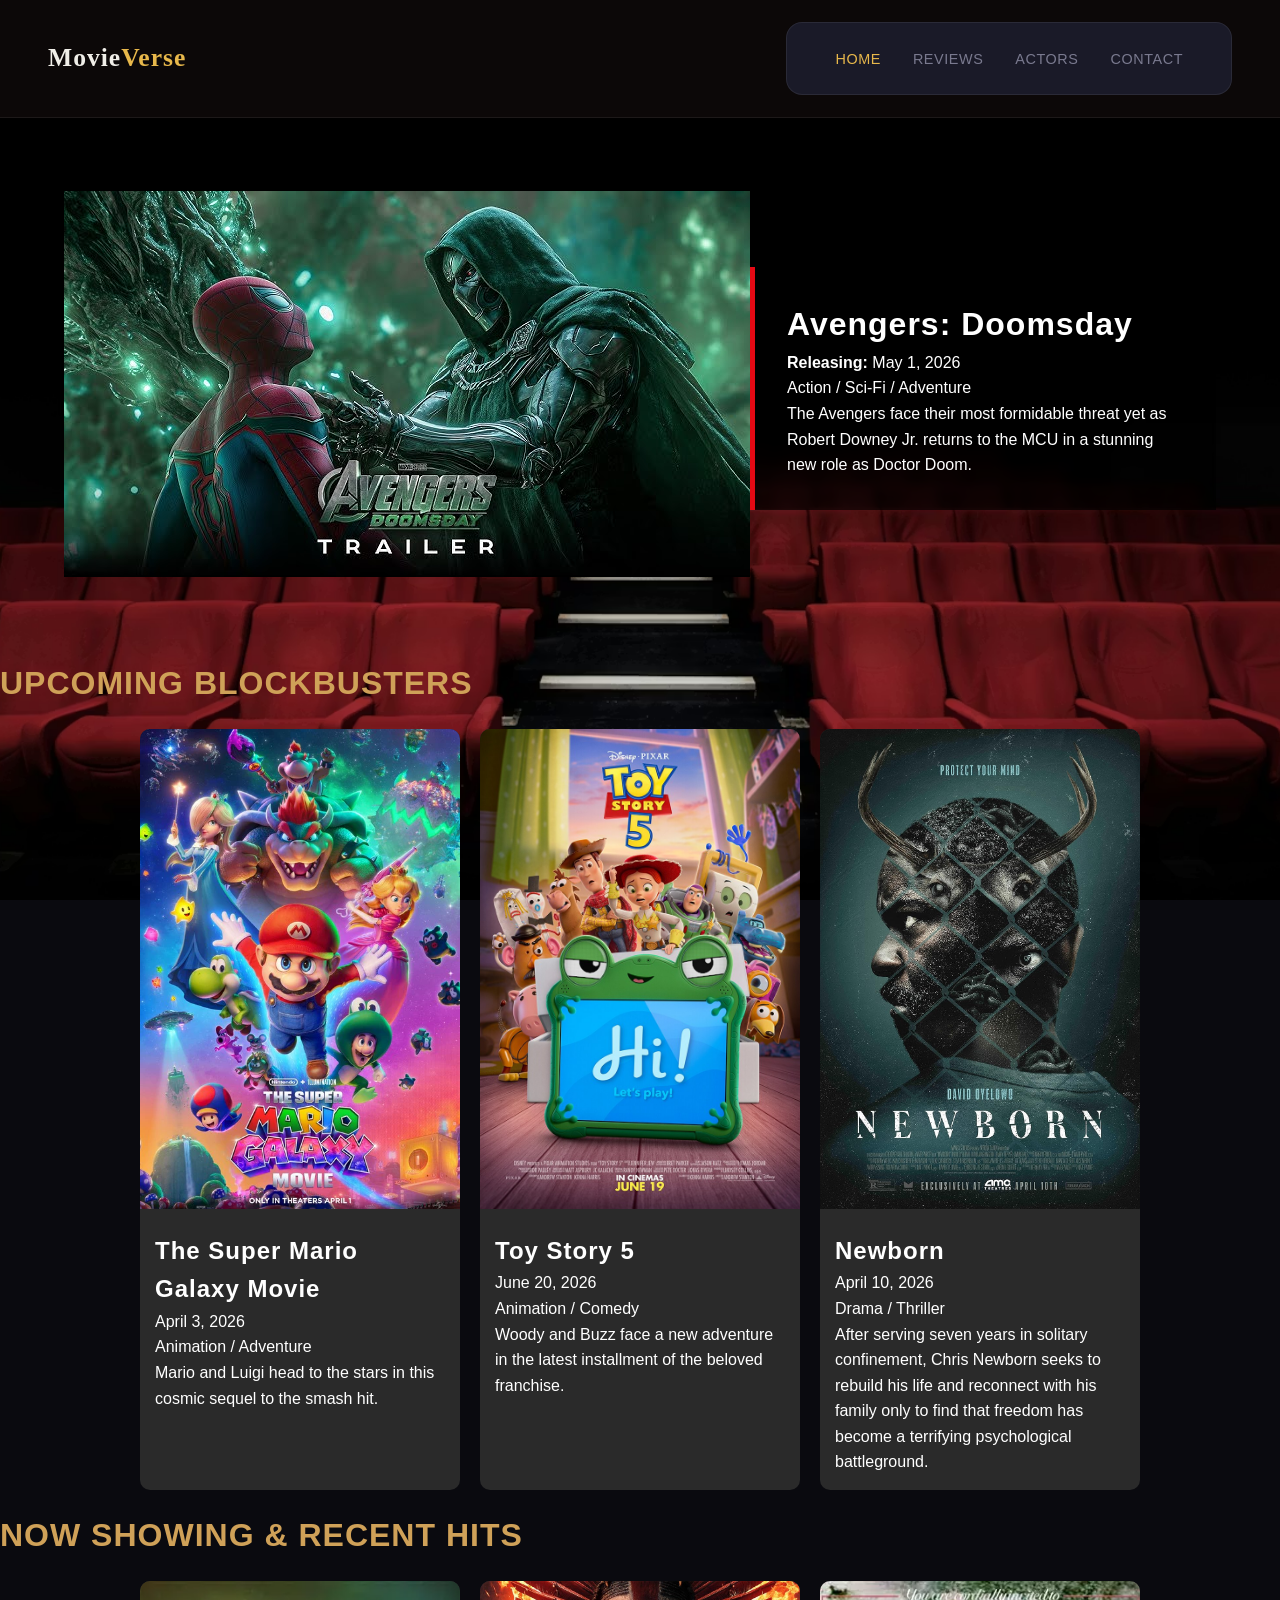
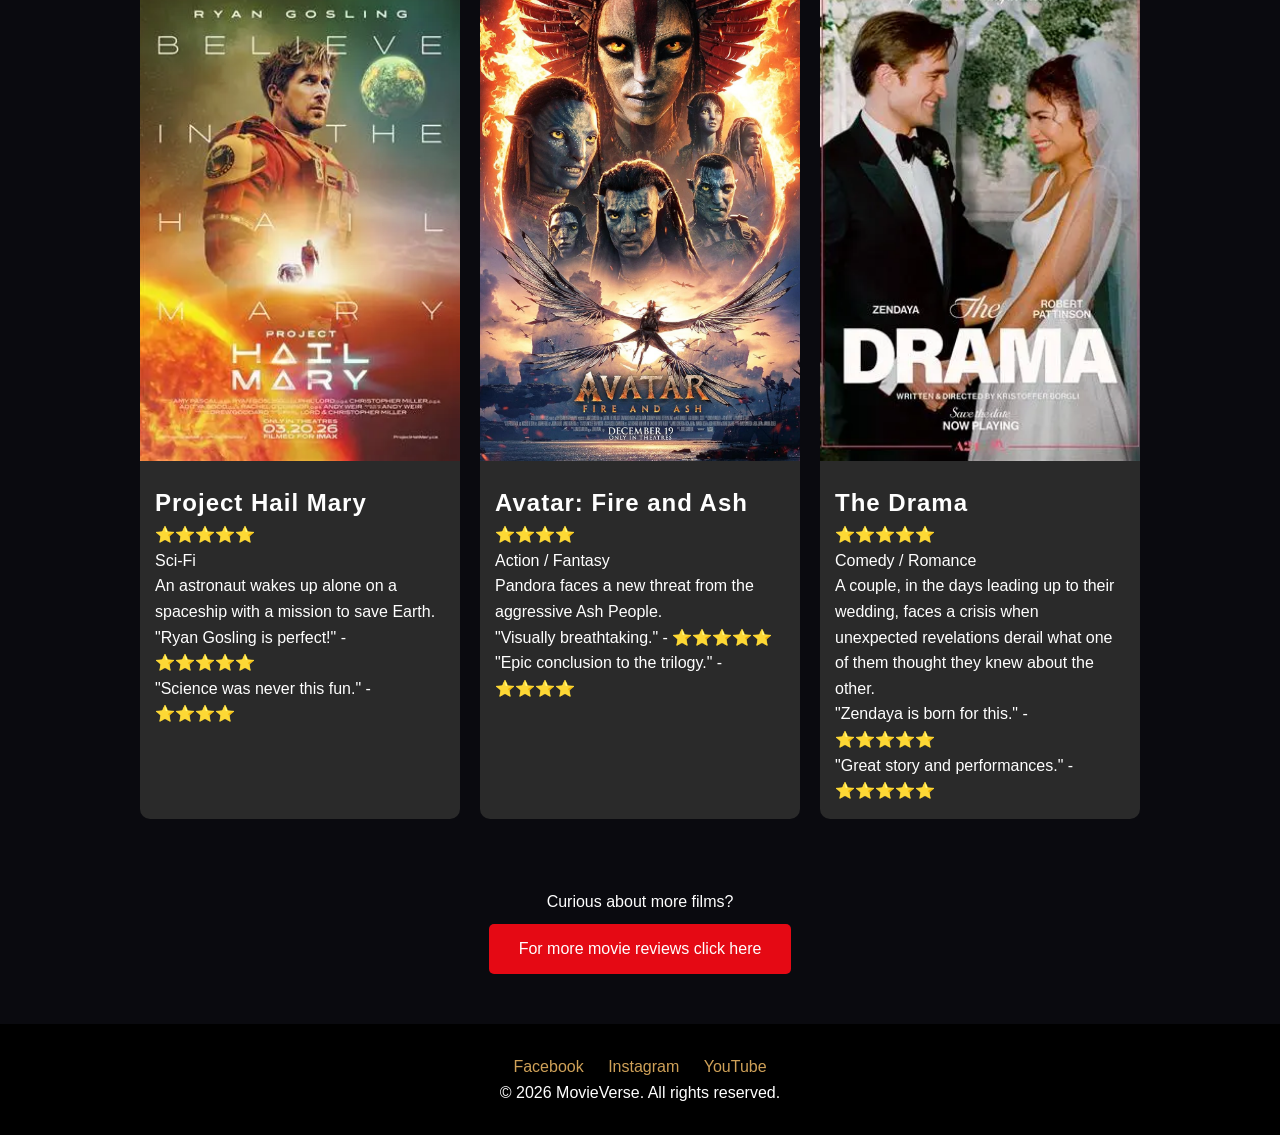
<file: index.html>
<!DOCTYPE html>
<html lang="en">
<head>
    <meta charset="UTF-8">
    <meta name="viewport" content="width=device-width, initial-scale=1.0">
    <title>MovieVerse | Home</title>
    <link rel="stylesheet" href="css/style.css">
</head>
<body class = "index">
    <!-- Navigation -->
    <header id="main-header">
        <div class="logo">
            <a href="index.html">
                <h1>Movie<span>Verse</span></h1>
            </a>
        </div>
        <nav id="navbar">
            <ul class="nav-links">
                <li><a href="index.html" class="active">Home</a></li>
                <li><a href="reviews.html">Reviews</a></li>
                <li><a href="actors_page.html">Actors</a></li>
                <li><a href="contact.html">Contact</a></li>
            </ul>
        </nav>
    </header>

    <!-- Main Content -->
    <main>
        <section id="hero-banner">
            <div class="front-banner">
                <a href="https://youtu.be/Z8tZoagkbZk?t=56" target="_blank">
                    <img src="images/avengers.jpg" alt="Avengers: Doomsday Banner" class="banner-image">
                </a>
            </div>
            
            <div class="banner-content">
                <h2 class="movie-title">Avengers: Doomsday</h2>
                <p class="release-info"><strong>Releasing:</strong> May 1, 2026</p>
                <p class="genre-tag">Action / Sci-Fi / Adventure</p>
                <p class="movie-desc">The Avengers face their most formidable threat yet as Robert Downey Jr. returns to the MCU in a stunning new role as Doctor Doom.</p>
            </div>
        </section>

        <section id="new-releases" class="movie-grid-section">
            <h2 class="section-heading">Upcoming Blockbusters</h2>
            <div class="horizontal-grid">
                <article class="movie-card1">
                    <a href="https://youtu.be/LX9kXRRJlPw" target="_blank">
                        <img src="images/super_mario_galaxy_movie_ver12.webp" alt="The Super Mario Galaxy Movie">
                    </a>
                  
                    <div class="card-info">
                        <h3>The Super Mario Galaxy Movie</h3>
                        <p class="date">April 3, 2026</p>
                        <p class="genre">Animation / Adventure</p>
                        <p class="short-desc">Mario and Luigi head to the stars in this cosmic sequel to the smash hit.</p>
                    </div>
                </article>
                
                <article class="movie-card1">
                    <a href="https://youtu.be/c51ND9Hdbw0" target="_blank">
                        <img src="images/toystory.jpeg" alt="Toy Story 5">
                    </a>
                                       
                    <div class="card-info">
                        <h3>Toy Story 5</h3>
                        <p class="date">June 20, 2026</p>
                        <p class="genre">Animation / Comedy</p>
                        <p class="short-desc"> Woody and Buzz face a new adventure in the latest installment of the beloved franchise.</p>
                    </div>
                </article>
                <article class="movie-card1">
                    <a href="https://youtu.be/zqdmsuBUlHc" target="_blank">
                        <img src="images/newborn.jpg" alt="Newborn">
                    </a>
                  
                    <div class="card-info">
                        <h3>Newborn</h3>
                        <p class="date">April 10, 2026</p>
                        <p class="genre">Drama / Thriller</p>
                        <p class="short-desc">After serving seven years in solitary confinement, Chris Newborn seeks to rebuild his life and reconnect with his family only to find that freedom has become a terrifying psychological battleground.</p>
                    </div>
                </article>
            </div>
        </section>

        <section id="released-movies" class="movie-grid-section">
            <h2 class="section-heading">Now Showing & Recent Hits</h2>
            <div class="horizontal-grid">
                <article class="movie-card1 review-style">
                    <a href="https://www.imdb.com/title/tt12042730/" target="_blank">
                        <img src="images/hailmary.webp" alt="Project Hail Mary">
                    </a>                
          
                    <div class="card-info">
                        <h3>Project Hail Mary</h3>
                        <div class="rating">⭐⭐⭐⭐⭐</div>
                        <p class="genre">Sci-Fi</p>
                        <p class="one-liner">An astronaut wakes up alone on a spaceship with a mission to save Earth.</p>
                        <div class="user-reviews">
                            <p class="review">"Ryan Gosling is perfect!" - ⭐⭐⭐⭐⭐</p>
                            <p class="review">"Science was never this fun." - ⭐⭐⭐⭐</p>
                        </div>
                    </div>
                </article>

                <article class="movie-card1 review-style">
                     <a href="https://www.imdb.com/title/tt1757678/" target="_blank">
                        <img src="images/avatar.jpg" alt="Avatar: Fire and Ash">
                     </a>                   
                    
                    <div class="card-info">
                        <h3>Avatar: Fire and Ash</h3>
                        <div class="rating">⭐⭐⭐⭐</div>
                        <p class="genre">Action / Fantasy</p>
                        <p class="one-liner">Pandora faces a new threat from the aggressive Ash People.</p>
                        <div class="user-reviews">
                            <p class="review">"Visually breathtaking." - ⭐⭐⭐⭐⭐</p>
                            <p class="review">"Epic conclusion to the trilogy." - ⭐⭐⭐⭐</p>
                        </div>
                    </div>
                </article>

                <article class="movie-card1 review-style">
                    <a href="https://www.imdb.com/title/tt33071426/" target="_blank">
                       <img src="images/drama.webp" alt="The Drama">
                    </a>
                    <div class="card-info">
                        <h3>The Drama</h3>
                        <div class="rating">⭐⭐⭐⭐⭐</div>
                        <p class="genre">Comedy / Romance</p>
                        <p class="one-liner">A couple, in the days leading up to their wedding, faces a crisis when unexpected revelations derail what one of them thought they knew about the other.</p>
                        <div class="user-reviews">
                            <p class="review">"Zendaya is born for this." - ⭐⭐⭐⭐⭐</p>
                            <p class="review">"Great story and performances." - ⭐⭐⭐⭐⭐</p>
                        </div>
                    </div>
                </article>
            </div>
        </section>

        <section id="cta-reviews">
            <div class="cta-box">
                <p>Curious about more films?</p>
                <a href="reviews.html" class="btn-primary">For more movie reviews click here</a>
            </div>
        </section>
    </main>  


    <!-- Footer -->
     <footer id="main-footer">
        <div class="social-links">
            <a href="https://facebook.com" target="_blank">Facebook</a>
            <a href="https://instagram.com" target="_blank">Instagram</a>
            <a href="https://youtube.com" target="_blank">YouTube</a>
        </div>
        <p class="copyright">&copy; 2026 MovieVerse. All rights reserved.</p>
    </footer>
    
</body>
</html>
</file>
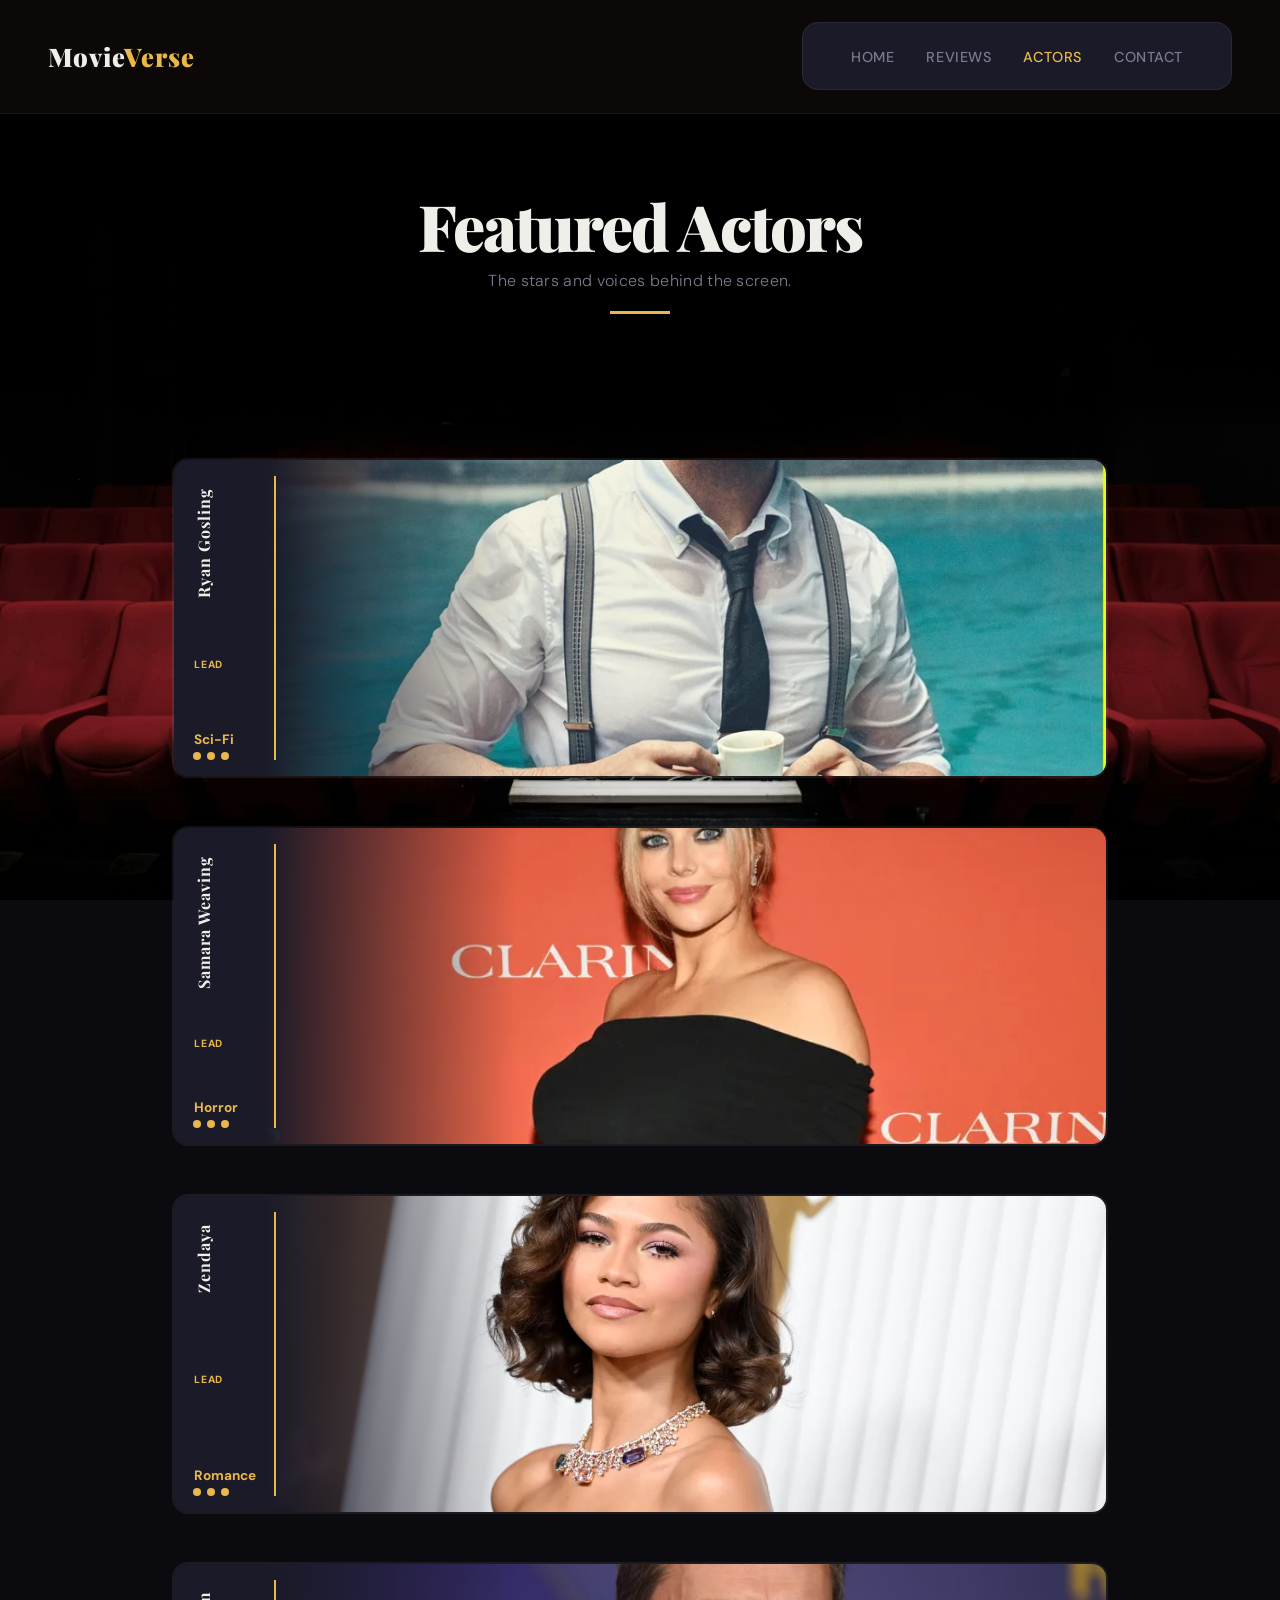
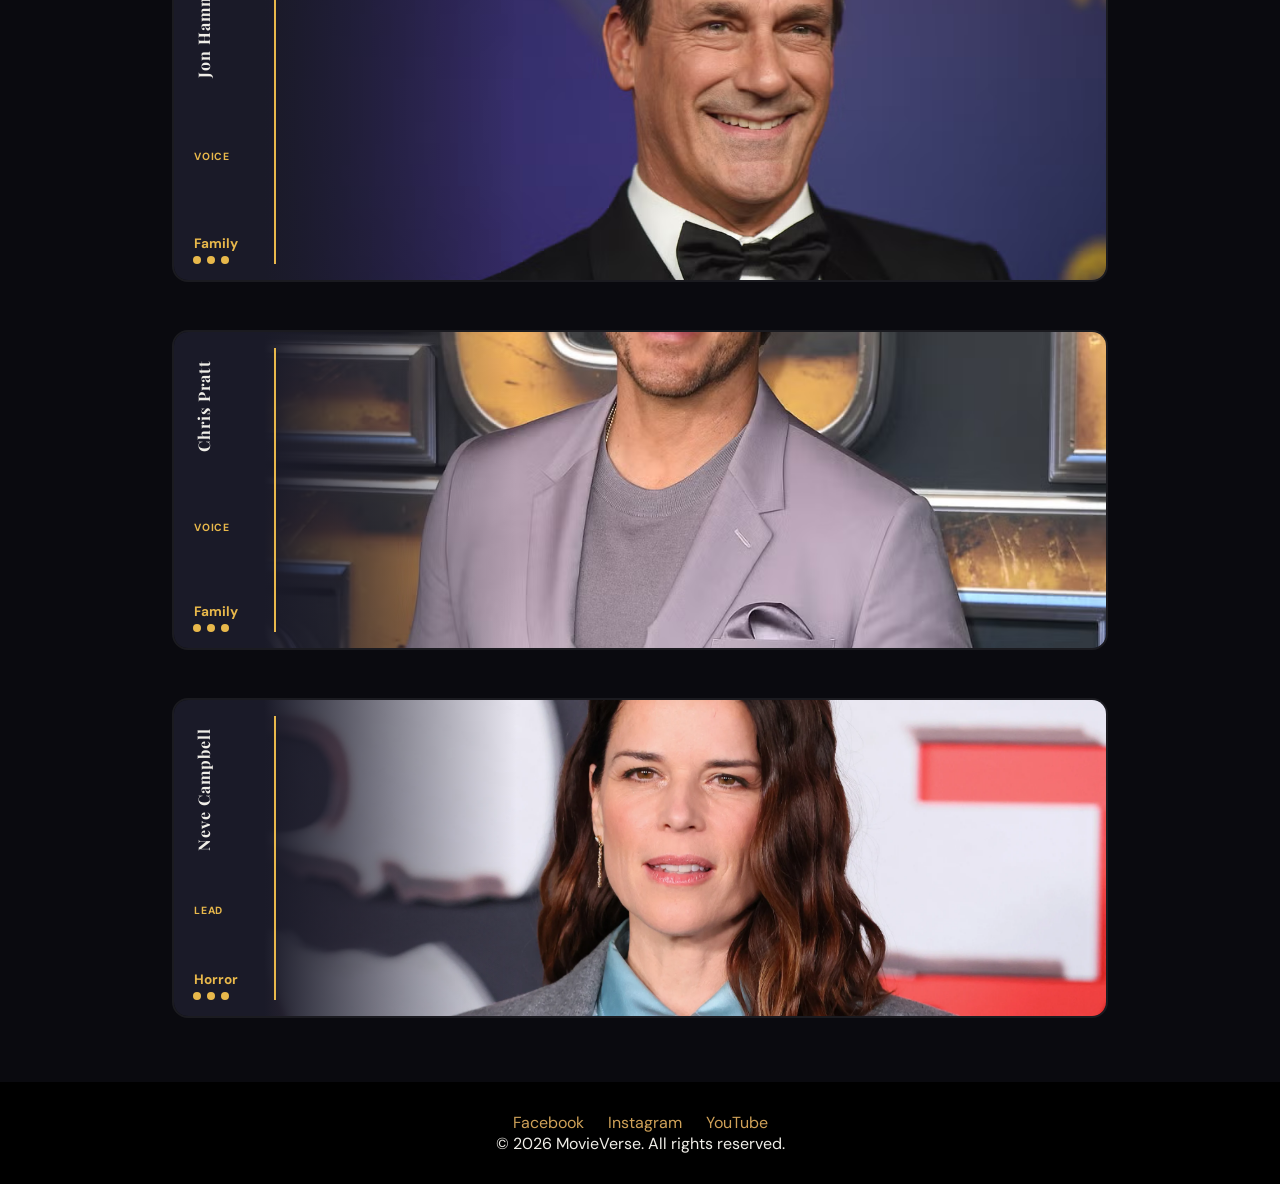
<file: actors_page.html>
<!DOCTYPE html>
<html lang="en">
<head>
    <meta charset="UTF-8">
    <meta name="viewport" content="width=device-width, initial-scale=1.0">
    <title>MovieVerse | Actors</title>
    <link rel="preconnect" href="https://fonts.googleapis.com">
    <link href="https://fonts.googleapis.com/css2?family=Playfair+Display:wght@700;900&family=DM+Sans:wght@300;400;500&display=swap" rel="stylesheet">
    <link rel="stylesheet" href="css/style.css">
</head>

<body class="actors">
    <header id="main-header">
        <div class="logo">
            <a href="index.html">
                <h1>Movie<span>Verse</span></h1>
            </a>
        </div>
        <nav id="navbar">
            <ul class="nav-links">
                <li><a href="index.html">Home</a></li>
                <li><a href="reviews.html">Reviews</a></li>
                <li><a href="actors_page.html" class="active">Actors</a></li>
                <li><a href="contact.html">Contact</a></li>
            </ul>
        </nav>
    </header>

    <header class="page-header">
        <h1>Featured Actors</h1>
        <p>The stars and voices behind the screen.</p>
    </header>

    <main class="actors-grid">

        <div class="wrap animate pop">
            <div class="overlay">
                <div class="overlay-content animate slide-left delay-2">
                    <h1>Ryan Gosling</h1>
                    <span class="genre-tag-side">Lead</span>
                    <span class="rating-side">Sci-Fi</span>
                </div>
                <a href="https://www.imdb.com/name/nm0331516/" target="_blank">
                    <div class="image-content animate slide delay-5 ryan-gosling"></div>
                </a>
                <div class="dots animate">
                    <div class="dot animate slide-up delay-6"></div>
                    <div class="dot animate slide-up delay-7"></div>
                    <div class="dot animate slide-up delay-8"></div>
                </div>
            </div>
            <div class="text">
                <p class="movie-title-text">Ryan Gosling</p>
                <div class="rating-badge">Project Hail Mary</div>
                <p class="review-body">Ryan Gosling stars as Dr. Ryland Grace, a science teacher who wakes up alone on a spaceship light-years from Earth. Gosling brings his signature emotional depth to this highly anticipated sci-fi adaptation of Andy Weir's novel.</p>
                <div class="reviewer-row">
                    <span class="reviewer-name">Role: Dr. Ryland Grace</span>
                    <span class="review-date">Live Action</span>
                </div>
            </div>
        </div>

        <div class="wrap animate pop delay-1">
            <div class="overlay">
                <div class="overlay-content animate slide-left delay-2">
                    <h1>Samara Weaving</h1>
                    <span class="genre-tag-side">Lead</span>
                    <span class="rating-side">Horror</span>
                </div>
                <a href="https://www.imdb.com/name/nm3034977/?ref_=nv_sr_srsg_0_tt_2_nm_6_in_0_q_Samara%20Wea" target="_blank">
                    <div class="image-content animate slide delay-5 samara-weaving"></div>
                </a>
                <div class="dots animate">
                    <div class="dot animate slide-up delay-6"></div> 
                    <div class="dot animate slide-up delay-7"></div>
                    <div class="dot animate slide-up delay-8"></div>
                </div>
            </div>
            <div class="text">
                <p class="movie-title-text">Samara Weaving</p>
                <div class="rating-badge">Ready or Not 2</div>
                <p class="review-body">Samara Weaving returns as Grace MacCaullay in the blood-soaked sequel. After surviving her in-laws, she must now protect her sister while fighting off a council of elite families in a new deadly game for ultimate power.</p>
                <div class="reviewer-row">
                    <span class="reviewer-name">Role: Grace MacCaullay</span>
                    <span class="review-date">Live Action</span>
                </div>
            </div>
        </div>

        <div class="wrap animate pop delay-2">
            <div class="overlay">
                <div class="overlay-content animate slide-left delay-2">
                    <h1>Zendaya</h1>
                    <span class="genre-tag-side">Lead</span>
                    <span class="rating-side">Romance</span>
                </div>
                <a href="https://www.imdb.com/name/nm3918035/?ref_=nv_sr_srsg_0_tt_6_nm_2_in_0_q_zendaya" target="_blank">
                    <div class="image-content animate slide delay-5 zendaya"> </div>
                </a>
                <div class="dots animate">
                    <div class="dot animate slide-up delay-6"></div>
                    <div class="dot animate slide-up delay-7"></div>
                    <div class="dot animate slide-up delay-8"></div>
                </div>
            </div>
            <div class="text">
                <p class="movie-title-text">Zendaya</p>
                <div class="rating-badge">The Drama</div>
                <p class="review-body">Zendaya stars as Emily alongside Robert Pattinson in A24's romantic feature, The Drama. The film follows a couple whose relationship is tested, sparking interesting reflections on past and present romance.</p>
                <div class="reviewer-row">
                    <span class="reviewer-name">Role: Emily</span>
                    <span class="review-date">Live Action</span>
                </div>
            </div>
        </div>

        <div class="wrap animate pop">
            <div class="overlay">
                <div class="overlay-content animate slide-left delay-2">
                    <h1>Jon Hamm</h1>
                    <span class="genre-tag-side">Voice</span>
                    <span class="rating-side">Family</span>
                </div>
                <a href="https://www.imdb.com/name/nm0358316/?ref_=nv_sr_srsg_0_tt_3_nm_5_in_0_q_Jon%20Hamm" target="_blank">
                    <div class="image-content animate slide delay-5 jon-hamm"> </div>
                </a>
                <div class="dots animate">
                    <div class="dot animate slide-up delay-6"></div>
                    <div class="dot animate slide-up delay-7"></div>
                    <div class="dot animate slide-up delay-8"></div>
                </div>
            </div>
            <div class="text">
                <p class="movie-title-text">Jon Hamm</p>
                <div class="rating-badge">Hoppers</div>
                <p class="review-body">Jon Hamm lends his voice to Jerry Generazzo, a greedy mayor in Pixar's Hoppers. His character's plans to destroy a natural habitat inadvertently spark an animal uprising led by a student in a robotic beaver body.</p>
                <div class="reviewer-row">
                    <span class="reviewer-name">Role: Mayor Jerry</span>
                    <span class="review-date">Voice Acting</span>
                </div>
            </div>
        </div>

        <div class="wrap animate pop delay-1">
            <div class="overlay">
                <div class="overlay-content animate slide-left delay-2">
                    <h1>Chris Pratt</h1>
                    <span class="genre-tag-side">Voice</span>
                    <span class="rating-side">Family</span>
                </div>
                <a href="https://www.imdb.com/name/nm0695435/?ref_=fn_t_1" target="_blank">
                    <div class="image-content animate slide delay-5 chris-pratt"> </div>
                </a>
                <div class="dots animate">
                    <div class="dot animate slide-up delay-6"></div>
                    <div class="dot animate slide-up delay-7"></div>
                    <div class="dot animate slide-up delay-8"></div>
                </div>
            </div>
            <div class="text">
                <p class="movie-title-text">Chris Pratt</p>
                <div class="rating-badge">Super Mario Galaxy</div>
                <p class="review-body">Chris Pratt voices the iconic plumber in The Super Mario Galaxy Movie. He returns to the Mushroom Kingdom, bringing Mario to life as he blasts off into a dazzling cosmic adventure against formidable new space-faring threats.</p>
                <div class="reviewer-row">
                    <span class="reviewer-name">Role: Mario</span>
                    <span class="review-date">Voice Acting</span>
                </div>
            </div>
        </div>

        <div class="wrap animate pop delay-2">
            <div class="overlay">
                <div class="overlay-content animate slide-left delay-2">
                    <h1>Neve Campbell</h1>
                    <span class="genre-tag-side">Lead</span>
                    <span class="rating-side">Horror</span>
                </div>
                <a href="https://www.imdb.com/name/nm0000117/" target="_blank">
                    <div class="image-content animate slide delay-5 neve-campbell"> </div>
                </a>
                <div class="dots animate">
                    <div class="dot animate slide-up delay-6"></div>
                    <div class="dot animate slide-up delay-7"></div>
                    <div class="dot animate slide-up delay-8"></div>
                </div>
            </div>
            <div class="text">
                <p class="movie-title-text">Neve Campbell</p>
                <div class="rating-badge">Scream 7</div>
                <p class="review-body">The legendary final girl returns as Sidney Prescott in Scream 7. Facing off against Ghostface once again, Campbell anchors the slasher franchise with her iconic blend of vulnerability and fierce survival instincts.</p>
                <div class="reviewer-row">
                    <span class="reviewer-name">Role: Sidney Prescott</span>
                    <span class="review-date">Live Action</span>
                </div>
            </div>
        </div>

    </main>

     <footer id="main-footer">
        <div class="social-links">
            <a href="https://facebook.com" target="_blank">Facebook</a>
            <a href="https://instagram.com" target="_blank">Instagram</a>
            <a href="https://youtube.com" target="_blank">YouTube</a>
        </div>
        <p class="copyright">&copy; 2026 MovieVerse. All rights reserved.</p>
    </footer>
    
</body>
</html>
</file>
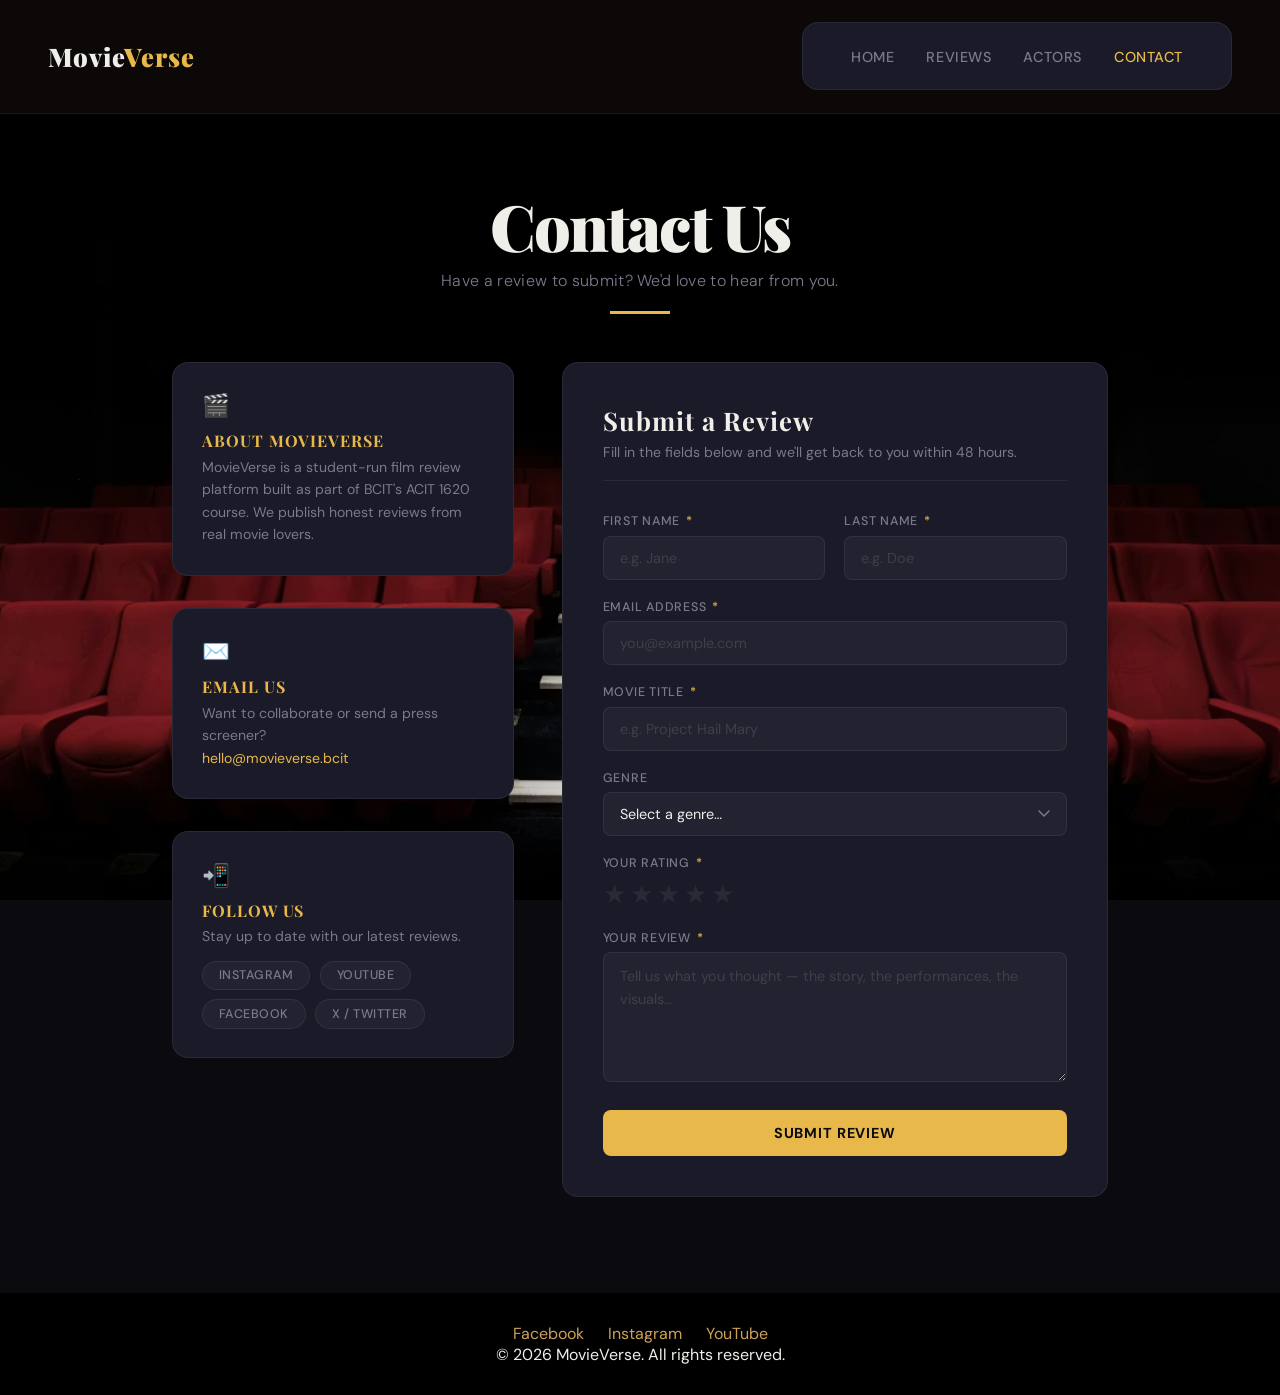
<file: contact.html>
<!DOCTYPE html>
<html lang="en">
<head>
    <meta charset="UTF-8">
    <meta name="viewport" content="width=device-width, initial-scale=1.0">
    <title>MovieVerse | Contact</title>

    <link rel="preconnect" href="https://fonts.googleapis.com">
    <link href="https://fonts.googleapis.com/css2?family=Playfair+Display:wght@700;900&family=DM+Sans:wght@300;400;500&display=swap" rel="stylesheet">

    <link rel="stylesheet" href="css/style.css">
</head>
<body class="contact">

    <header id="main-header">
        <div class="logo">
            <a href="index.html">
                <h1>Movie<span>Verse</span></h1>
            </a>
        </div>
        <nav id="navbar" aria-label="Main navigation">
            <ul class="nav-links">
                <li><a href="index.html">Home</a></li>
                <li><a href="reviews.html">Reviews</a></li>
                <li><a href="actors_page.html">Actors</a></li>
                <li><a href="contact.html" class="active">Contact</a></li>
            </ul>
        </nav>
    </header>

    <header class="page-header">
        <h1>Contact Us</h1>
        <p>Have a review to submit? We'd love to hear from you.</p>
    </header>

    <main>
        <div class="contact-wrapper">

            <aside class="contact-info" aria-label="Contact information">

                <div class="contact-info-block">
                    <div class="info-block-icon" aria-hidden="true">🎬</div>
                    <p class="info-block-title">About MovieVerse</p>
                    <p class="info-block-text">
                        MovieVerse is a student-run film review platform built as part of BCIT's ACIT 1620 course.
                        We publish honest reviews from real movie lovers.
                    </p>
                </div>

                <div class="contact-info-block">
                    <div class="info-block-icon" aria-hidden="true">✉️</div>
                    <p class="info-block-title">Email Us</p>
                    <p class="info-block-text">
                        Want to collaborate or send a press screener?<br>
                        <a href="mailto:hello@movieverse.bcit" style="color: var(--accent); text-decoration: none;">hello@movieverse.bcit</a>
                    </p>
                </div>

                <div class="contact-info-block">
                    <div class="info-block-icon" aria-hidden="true">📲</div>
                    <p class="info-block-title">Follow Us</p>
                    <p class="info-block-text">Stay up to date with our latest reviews.</p>
                    <div class="social-row">
                        <a href="https://instagram.com" target="_blank" rel="noopener" class="social-pill" aria-label="Follow MovieVerse on Instagram">Instagram</a>
                        <a href="https://youtube.com"   target="_blank" rel="noopener" class="social-pill" aria-label="Follow MovieVerse on YouTube">YouTube</a>
                        <a href="https://facebook.com"  target="_blank" rel="noopener" class="social-pill" aria-label="Follow MovieVerse on Facebook">Facebook</a>
                        <a href="https://x.com"         target="_blank" rel="noopener" class="social-pill" aria-label="Follow MovieVerse on X (Twitter)">X / Twitter</a>
                    </div>
                </div>

            </aside>

            <section class="contact-form-card" aria-labelledby="form-heading">

                <h2 class="form-title" id="form-heading">Submit a Review</h2>
                <p class="form-subtitle">Fill in the fields below and we'll get back to you within 48 hours.</p>

                <form action="#" method="post" novalidate>

                    <div class="form-row">

                        <div class="form-group">
                            <label for="first-name">First Name <span class="required" aria-hidden="true">*</span></label>
                            <input
                                type="text"
                                id="first-name"
                                name="first-name"
                                placeholder="e.g. Jane"
                                autocomplete="given-name"
                                required
                                aria-required="true"
                            >
                        </div>

                        <div class="form-group">
                            <label for="last-name">Last Name <span class="required" aria-hidden="true">*</span></label>
                            <input
                                type="text"
                                id="last-name"
                                name="last-name"
                                placeholder="e.g. Doe"
                                autocomplete="family-name"
                                required
                                aria-required="true"
                            >
                        </div>

                    </div>

                    <div class="form-group">
                        <label for="email">Email Address <span class="required" aria-hidden="true">*</span></label>
                        <input
                            type="email"
                            id="email"
                            name="email"
                            placeholder="you@example.com"
                            autocomplete="email"
                            required
                            aria-required="true"
                        >
                    </div>

                    <div class="form-group">
                        <label for="movie-title">Movie Title <span class="required" aria-hidden="true">*</span></label>
                        <input
                            type="text"
                            id="movie-title"
                            name="movie-title"
                            placeholder="e.g. Project Hail Mary"
                            required
                            aria-required="true"
                        >
                    </div>

                    <div class="form-group">
                        <label for="genre">Genre</label>
                        <select id="genre" name="genre" aria-label="Select movie genre">
                            <option value="" disabled selected>Select a genre…</option>
                            <option value="action">Action</option>
                            <option value="comedy">Comedy</option>
                            <option value="drama">Drama</option>
                            <option value="horror">Horror</option>
                            <option value="sci-fi">Sci-Fi</option>
                            <option value="romance">Romance</option>
                            <option value="thriller">Thriller</option>
                            <option value="family">Family / Animation</option>
                            <option value="documentary">Documentary</option>
                            <option value="other">Other</option>
                        </select>
                    </div>

                    <div class="star-rating-group">
                        <label>Your Rating <span class="required" aria-hidden="true">*</span></label>
                        <div class="star-rating" role="radiogroup" aria-label="Rate from 1 to 5 stars">

                            <input type="radio" id="star5" name="rating" value="5" aria-label="5 stars">
                            <label for="star5" title="5 stars" aria-hidden="true">★</label>

                            <input type="radio" id="star4" name="rating" value="4" aria-label="4 stars">
                            <label for="star4" title="4 stars" aria-hidden="true">★</label>

                            <input type="radio" id="star3" name="rating" value="3" aria-label="3 stars">
                            <label for="star3" title="3 stars" aria-hidden="true">★</label>

                            <input type="radio" id="star2" name="rating" value="2" aria-label="2 stars">
                            <label for="star2" title="2 stars" aria-hidden="true">★</label>

                            <input type="radio" id="star1" name="rating" value="1" aria-label="1 star">
                            <label for="star1" title="1 star" aria-hidden="true">★</label>

                        </div>
                    </div>

                    <div class="form-group">
                        <label for="review">Your Review <span class="required" aria-hidden="true">*</span></label>
                        <textarea
                            id="review"
                            name="review"
                            placeholder="Tell us what you thought — the story, the performances, the visuals…"
                            required
                            aria-required="true"
                        ></textarea>
                    </div>
                    <button type="submit" class="btn-submit">Submit Review</button>

                </form>

            </section>

        </div>
    </main>

      <footer id="main-footer">
        <div class="social-links">
            <a href="https://facebook.com" target="_blank">Facebook</a>
            <a href="https://instagram.com" target="_blank">Instagram</a>
            <a href="https://youtube.com" target="_blank">YouTube</a>
        </div>
        <p class="copyright">&copy; 2026 MovieVerse. All rights reserved.</p>
    </footer>
    
</body>
</html>
</file>
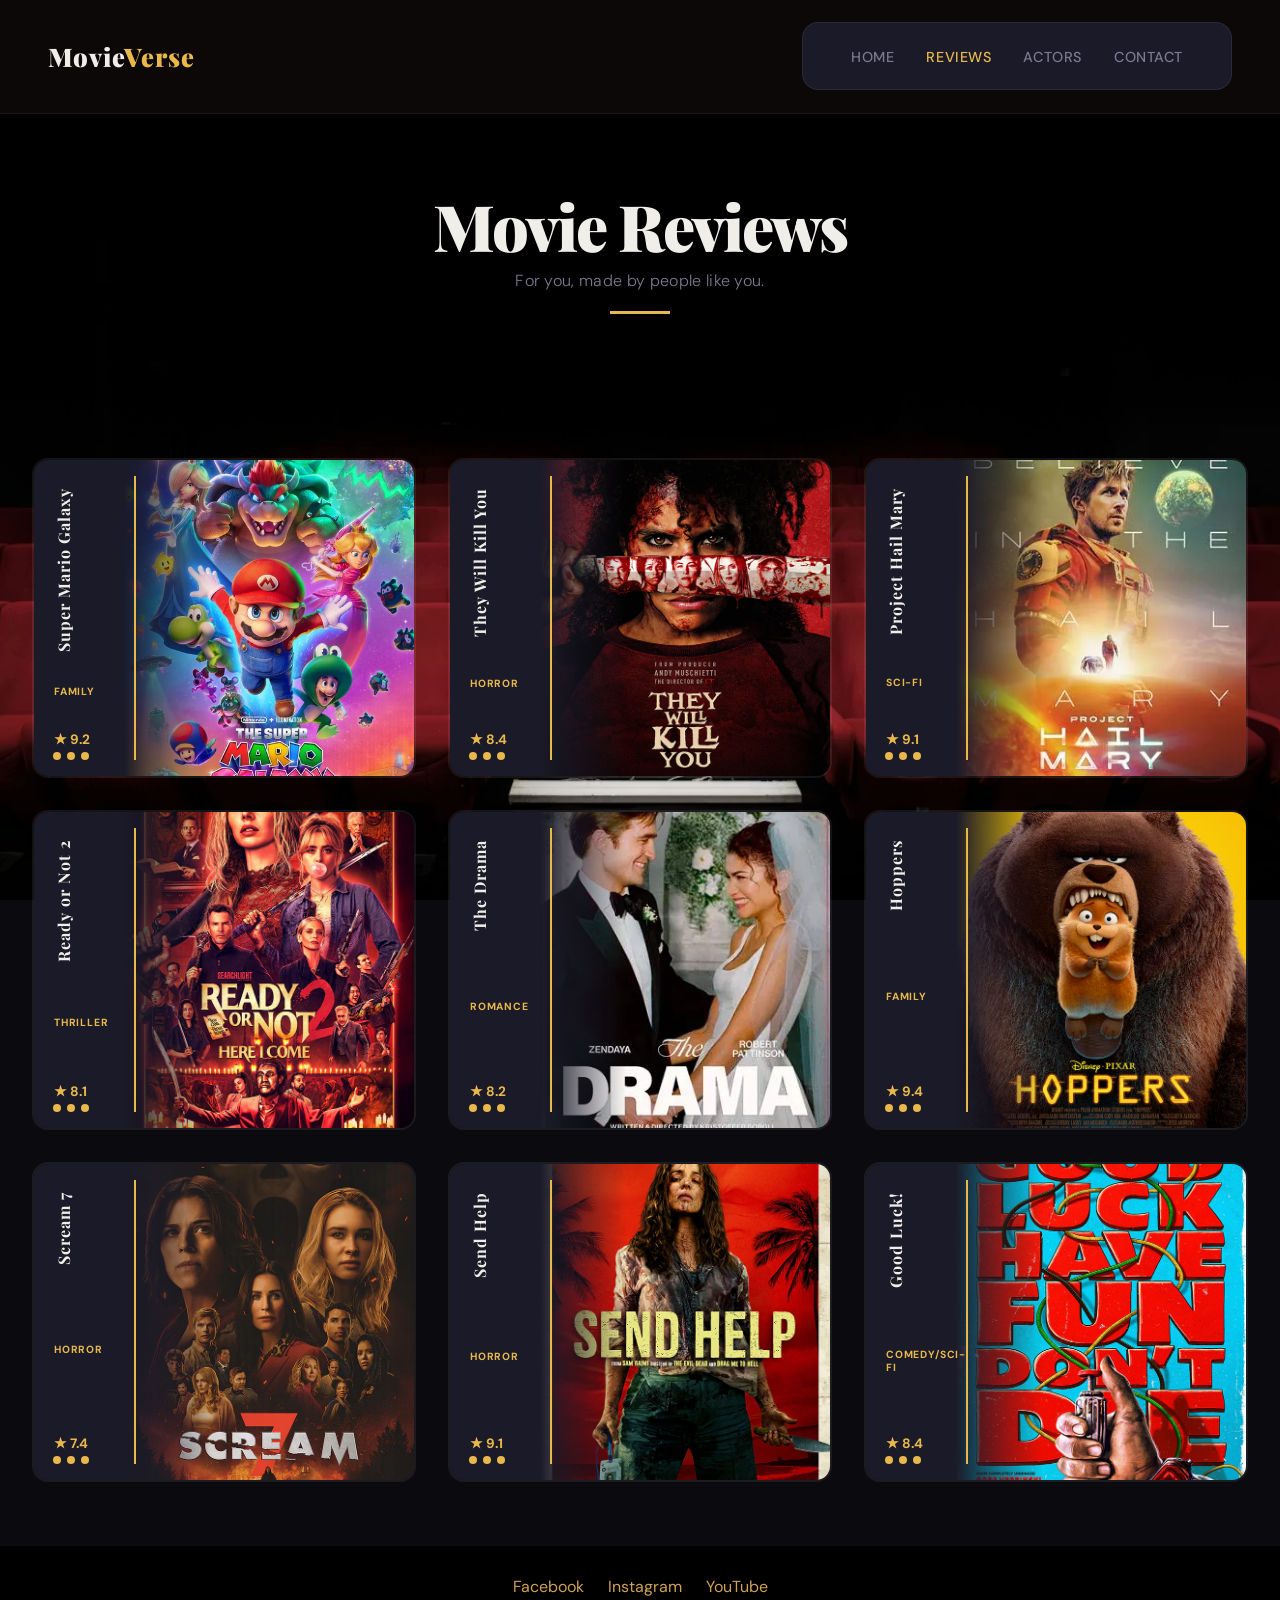
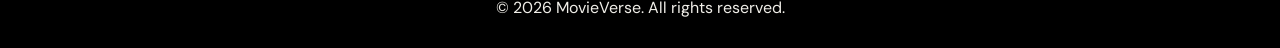
<file: reviews.html>
<!DOCTYPE html>
<html lang="en">
<head>
    <meta charset="UTF-8">
    <meta name="viewport" content="width=device-width, initial-scale=1.0">
    <title>MovieVerse | Reviews</title>
    <link rel="preconnect" href="https://fonts.googleapis.com">
    <link href="https://fonts.googleapis.com/css2?family=Playfair+Display:wght@700;900&family=DM+Sans:wght@300;400;500&display=swap" rel="stylesheet">
    <link rel="stylesheet" href="css/style.css">
</head>

<body class="reviews">
    <!-- Navigation -->
    <header id="main-header">
        <div class="logo">
            <a href="index.html">
                <h1>Movie<span>Verse</span></h1>
            </a>
        </div>
        <nav id="navbar">
            <ul class="nav-links">
                <li><a href="index.html">Home</a></li>
                <li><a href="reviews.html" class="active">Reviews</a></li>
                <li><a href="actors_page.html">Actors</a></li>
                <li><a href="contact.html">Contact</a></li>
            </ul>
        </nav>
    </header>

    <header class="page-header">
        <h1>Movie Reviews</h1>
        <p>For you, made by people like you.</p>
    </header>

    <main class="grid-review">

        <!-- Movie 1 -->
        <div class="wrap animate pop">
            <div class="overlay">
                <div class="overlay-content animate slide-left delay-2">
                    <h1>Super Mario Galaxy</h1>
                    <span class="genre-tag-side">Family</span>
                    <span class="rating-side">★ 9.2</span>
                </div>
                <a href="https://youtu.be/LX9kXRRJlPw?si=gs6VqnZP_AxIXXob" target="_blank">
                    <div class="image-content animate slide delay-5 img-mario"></div>
                </a>
                <div class="dots animate">
                    <div class="dot animate slide-up delay-6"></div>
                    <div class="dot animate slide-up delay-7"></div>
                    <div class="dot animate slide-up delay-8"></div>
                </div>
            </div>
            <div class="text">
                <p class="movie-title-text">The Super Mario Galaxy Movie</p>
                <div class="rating-badge">★ 9.2 / 10</div>
                <div class="stars-row">★★★★★</div>
                <p class="review-body">Mario and Luigi blast off into a dazzling cosmic adventure that surpasses even the original. The animation is breathtaking, the score is phenomenal, and the humour lands for every age. A must-see for fans and newcomers alike.</p>
                <div class="reviewer-row">
                    <span class="reviewer-name">John Doe</span>
                    <span class="review-date">March 12, 2026</span>
                </div>
            </div>
        </div>

        <!-- Movie 2 -->
        <div class="wrap animate pop delay-1">
            <div class="overlay">
                <div class="overlay-content animate slide-left delay-2">
                    <h1>They Will Kill You</h1>
                    <span class="genre-tag-side">Horror</span>
                    <span class="rating-side">★ 8.4</span>
                </div>
                <a href="https://youtu.be/AqNFJUihSHg?si=Rx-8VgpU928bAVRn" target="_blank">
                    <div class="image-content animate slide delay-5 img-they-will-kill-you"></div>
                </a>
                <div class="dots animate">
                    <div class="dot animate slide-up delay-6"></div>
                    <div class="dot animate slide-up delay-7"></div>
                    <div class="dot animate slide-up delay-8"></div>
                </div>
            </div>
            <div class="text">
                <p class="movie-title-text">They Will Kill You</p>
                <div class="rating-badge">★ 8.4 / 10</div>
                <div class="stars-row">★★★★</div>
                <p class="review-body">A sharp, wickedly funny horror-comedy that keeps you guessing. The high-rise cult premise is fresh and the ensemble cast delivers perfectly timed scares alongside genuine laughs. Don't watch it alone.</p>
                <div class="reviewer-row">
                    <span class="reviewer-name">Alex Kim</span>
                    <span class="review-date">March 15, 2026</span>
                </div>
            </div>
        </div>

        <!-- Movie 3 -->
        <div class="wrap animate pop delay-2">
            <div class="overlay">
                <div class="overlay-content animate slide-left delay-2">
                    <h1>Project Hail Mary</h1>
                    <span class="genre-tag-side">Sci-Fi</span>
                    <span class="rating-side">★ 9.1</span>
                </div>
                <a href="https://youtu.be/P0XN3-n-2Lo?si=1Kkz7rxsEVOV_Zug" target="_blank">
                    <div class="image-content animate slide delay-5 img-project-hail-mary"></div>
                </a>

                <div class="dots animate">
                    <div class="dot animate slide-up delay-6"></div>
                    <div class="dot animate slide-up delay-7"></div>
                    <div class="dot animate slide-up delay-8"></div>
                </div>
            </div>
            <div class="text">
                <p class="movie-title-text">Project Hail Mary</p>
                <div class="rating-badge">★ 9.1 / 10</div>
                <div class="stars-row">★★★★★</div>
                <p class="review-body">Ryan Gosling is outstanding as the lone astronaut piecing together his forgotten mission. Smart, funny, emotionally rich — this is the best sci-fi film in years. The friendship at the heart of it will stay with you long after the credits roll.</p>
                <div class="reviewer-row">
                    <span class="reviewer-name">Alex Kim</span>
                    <span class="review-date">March 24, 2026</span>
                </div>
            </div>
        </div>

        <!-- Movie 4 -->
        <div class="wrap animate pop">
            <div class="overlay">
                <div class="overlay-content animate slide-left delay-2">
                    <h1>Ready or Not 2</h1>
                    <span class="genre-tag-side">Thriller</span>
                    <span class="rating-side">★ 8.1</span>
                </div>
                <a href="https://youtu.be/7K3sNRm8J0w?si=LpAChSvIs109dG18" target="_blank">
                    <div class="image-content animate slide delay-5 img-ready-or-not-2"></div>  
                </a>
                <div class="dots animate">
                    <div class="dot animate slide-up delay-6"></div>
                    <div class="dot animate slide-up delay-7"></div>
                    <div class="dot animate slide-up delay-8"></div>
                </div>
            </div>
            <div class="text">
                <p class="movie-title-text">Ready or Not 2: Here I Come</p>
                <div class="rating-badge">★ 8.1 / 10</div>
                <div class="stars-row">★★★★</div>
                <p class="review-body">A thrilling sequel that builds on the success of the original. The action is intense and the characters are well-developed. It's a great addition to the franchise and delivers on all fronts.</p>
                <div class="reviewer-row">
                    <span class="reviewer-name">Alex Kim</span>
                    <span class="review-date">March 25, 2026</span>
                </div>
            </div>
        </div>

        <!-- Movie 5 -->
        <div class="wrap animate pop delay-1">
            <div class="overlay">
                <div class="overlay-content animate slide-left delay-2">
                    <h1>The Drama</h1>
                    <span class="genre-tag-side">Romance</span>
                    <span class="rating-side">★ 8.2</span>
                </div>
                <a href="https://youtu.be/6zmKcUa4Xxk?si=YAqO26wLKSPv6ckV" target="_blank">
                    <div class="image-content animate slide delay-5 img-the-drama"></div>
                </a>
                <div class="dots animate">
                    <div class="dot animate slide-up delay-6"></div>
                    <div class="dot animate slide-up delay-7"></div>
                    <div class="dot animate slide-up delay-8"></div>
                </div>
            </div>
            <div class="text">
                <p class="movie-title-text">The Drama</p>
                <div class="rating-badge">★ 8.2 / 10</div>
                <div class="stars-row">★★★★</div>
                <p class="review-body">A charming and surprisingly sharp romantic comedy with genuine emotional depth. The two leads have undeniable chemistry and the script keeps things moving at a perfect pace. Exactly what you want from a feel-good night out.</p>
                <div class="reviewer-row">
                    <span class="reviewer-name">Mary Jane</span>
                    <span class="review-date">April 2, 2026</span>
                </div>
            </div>
        </div>

        <!-- Movie 6 -->
        <div class="wrap animate pop delay-2">
            <div class="overlay">
                <div class="overlay-content animate slide-left delay-2">
                    <h1>Hoppers</h1>
                    <span class="genre-tag-side">Family</span>
                    <span class="rating-side">★ 9.4</span>
                </div>
                <a href="https://youtu.be/PypDSyIRRSs?si=omUHmq8q5uns7x0h" target="_blank">
                    <div class="image-content animate slide delay-5 img-hoppers"></div>
                </a>
                <div class="dots animate">
                    <div class="dot animate slide-up delay-6"></div>
                    <div class="dot animate slide-up delay-7"></div>
                    <div class="dot animate slide-up delay-8"></div>
                </div>
            </div>
            <div class="text">
                <p class="movie-title-text">Hoppers</p>
                <div class="rating-badge">★ 9.4 / 10</div>
                <div class="stars-row">★★★★★</div>
                <p class="review-body">Hoppers is pure joy. A heartfelt family comedy that delivers big laughs without ever feeling cheap. The kids in the audience were in hysterics and the adults weren't far behind. One of the best family films in recent memory.</p>
                <div class="reviewer-row">
                    <span class="reviewer-name">Mary Jane</span>
                    <span class="review-date">April 1, 2026</span>
                </div>
            </div>
        </div>

        <!-- Movie 7 -->
        <div class="wrap animate pop">
            <div class="overlay">
                <div class="overlay-content animate slide-left delay-2">
                    <h1>Scream 7</h1>
                    <span class="genre-tag-side">Horror</span>
                    <span class="rating-side">★ 7.4</span>
                </div>
                <a href="https://youtu.be/4g8OciWNJn4?si=l_hS25gI4OcCCamj" target="_blank">
                    <div class="image-content animate slide delay-5 img-scream"></div>
                </a>
                <div class="dots animate">
                    <div class="dot animate slide-up delay-6"></div>
                    <div class="dot animate slide-up delay-7"></div>
                    <div class="dot animate slide-up delay-8"></div>
                </div>
            </div>
            <div class="text">
                <p class="movie-title-text">Scream 7</p>
                <div class="rating-badge">★ 7.4 / 10</div>
                <div class="stars-row">★★★</div>
                <p class="review-body">Ghostface returns with some genuinely tense set pieces, though the franchise is starting to show its age. Die-hard fans will find plenty to enjoy, but newcomers may find the meta-humour feeling a little tired. Solid, not spectacular.</p>
                <div class="reviewer-row">
                    <span class="reviewer-name">Alice Johnson</span>
                    <span class="review-date">April 12, 2026</span>
                </div>
            </div>
        </div>

        <!-- Movie 8 -->
        <div class="wrap animate pop delay-1">
            <div class="overlay">
                <div class="overlay-content animate slide-left delay-2">
                    <h1>Send Help</h1>
                    <span class="genre-tag-side">Horror</span>
                    <span class="rating-side">★ 9.1</span>
                </div>
                <a href="https://youtu.be/R4wiXj9NmEE?si=DDd6j1NGPUeOVS9z" target="_blank">
                    <div class="image-content animate slide delay-5 img-send-help"></div>
                </a>
                <div class="dots animate">
                    <div class="dot animate slide-up delay-6"></div>
                    <div class="dot animate slide-up delay-7"></div>
                    <div class="dot animate slide-up delay-8"></div>
                </div>
            </div>
            <div class="text">
                <p class="movie-title-text">Send Help</p>
                <div class="rating-badge">★ 9.1 / 10</div>
                <div class="stars-row">★★★★★</div>
                <p class="review-body">A gripping horror-comedy that delivers on its promise of scares and laughs. The film's pacing is well-balanced, and the performances are strong across the board. A must-watch for fans of the genre.</p>
                <div class="reviewer-row">
                    <span class="reviewer-name">Mary Jane</span>
                    <span class="review-date">April 2, 2026</span>
                </div>
            </div>
        </div>

        <!-- Movie 9 -->
        <div class="wrap animate pop delay-2">
            <div class="overlay">
                <div class="overlay-content animate slide-left delay-2">
                    <h1>Good Luck!</h1>
                    <span class="genre-tag-side">Comedy/Sci-Fi</span>
                    <span class="rating-side">★ 8.4</span>
                </div>
                <a href="https://youtu.be/Nm4WbapDzDQ?si=_wKb-SOPUoSOftfs" target="_blank">
                    <div class="image-content animate slide delay-5 img-good-luck"></div>
                </a>
                <div class="dots animate">
                    <div class="dot animate slide-up delay-6"></div>
                    <div class="dot animate slide-up delay-7"></div>
                    <div class="dot animate slide-up delay-8"></div>
                </div>
            </div>
            <div class="text">
                <p class="movie-title-text">Good Luck, Have Fun! Don't Die</p>
                <div class="rating-badge">★ 8.4 / 10</div>
                <div class="stars-row">★★★★</div>
                <p class="review-body">A fun, lighthearted sci-fi comedy with heart. The characters are well-developed and the humor is consistent. While not groundbreaking, it's a solid entry in the genre.</p>
                <div class="reviewer-row">
                    <span class="reviewer-name">April Phool</span>
                    <span class="review-date">April 1, 2026</span>
                </div>
            </div>
        </div>

    </main>

    <!-- Footer -->
     <footer id="main-footer">
        <div class="social-links">
            <a href="https://facebook.com" target="_blank">Facebook</a>
            <a href="https://instagram.com" target="_blank">Instagram</a>
            <a href="https://youtube.com" target="_blank">YouTube</a>
        </div>
        <p class="copyright">&copy; 2026 MovieVerse. All rights reserved.</p>
    </footer>
    
</body>
</html>
</file>
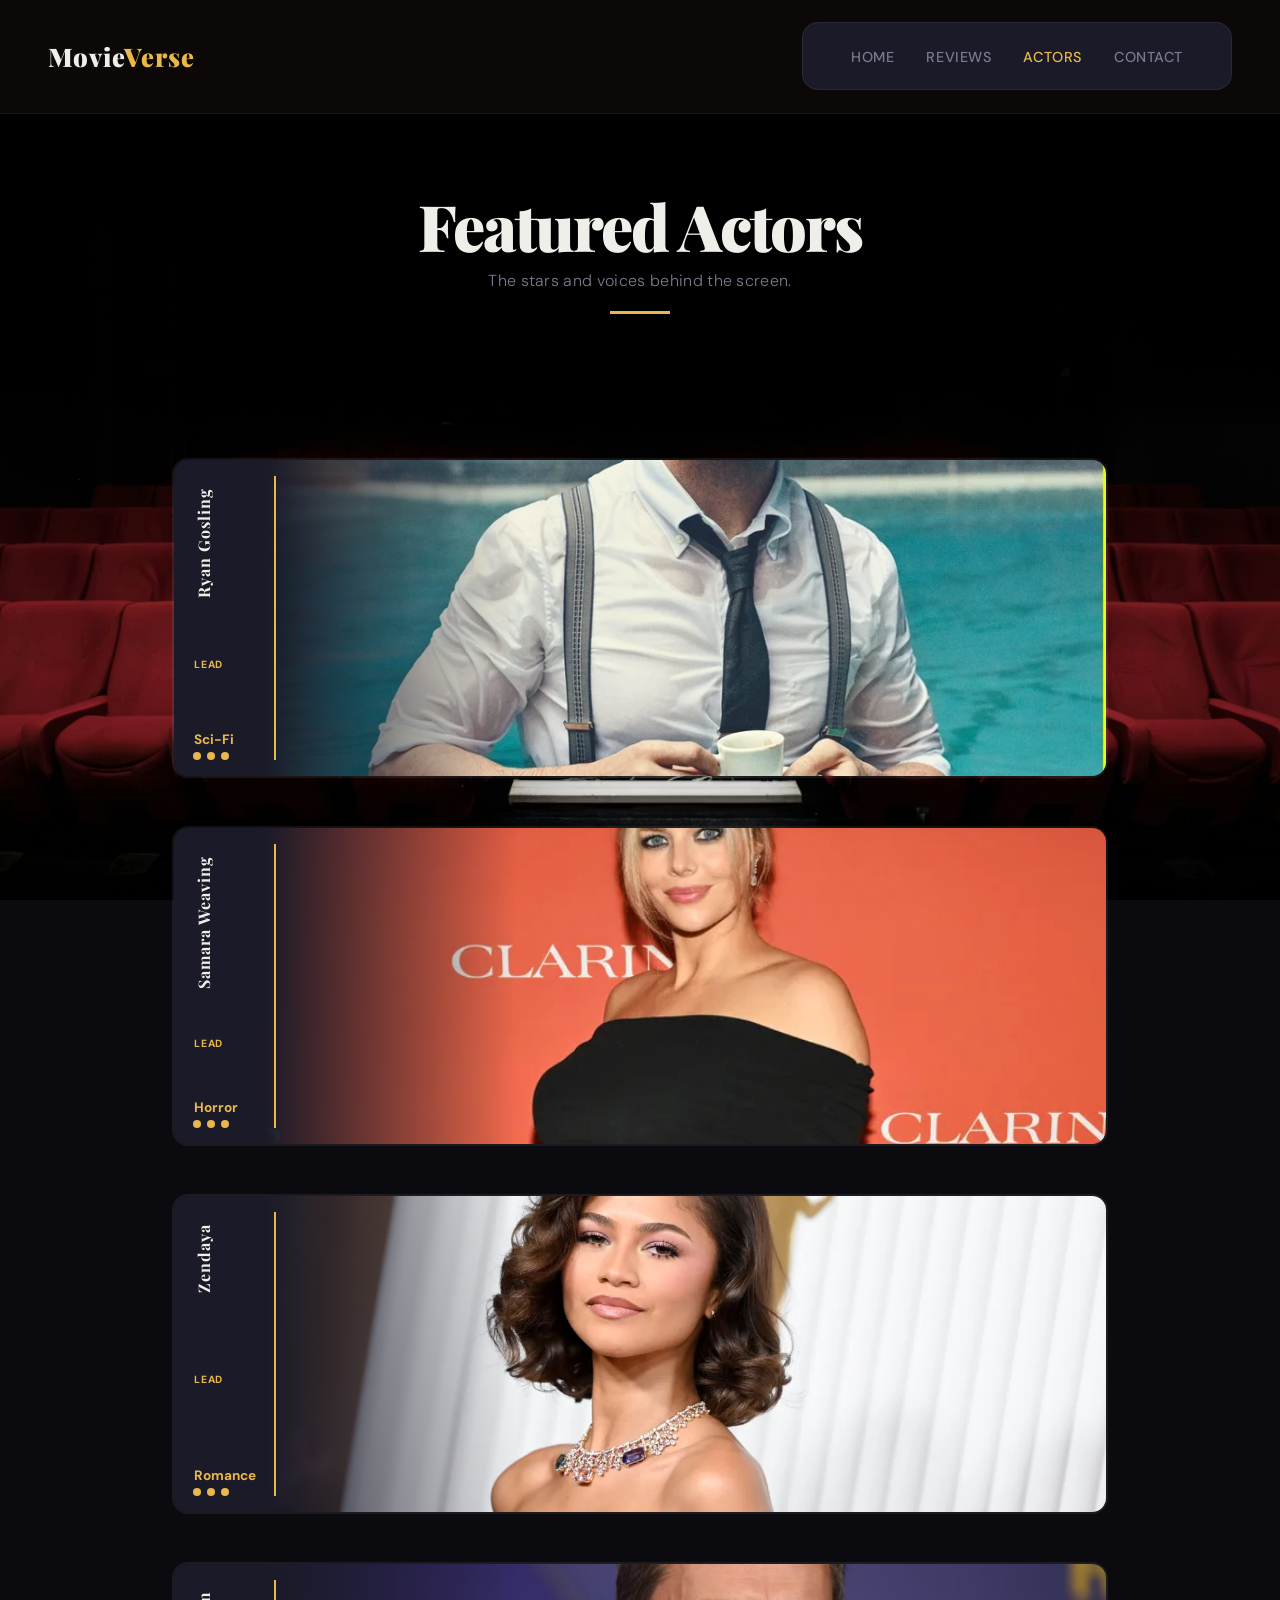
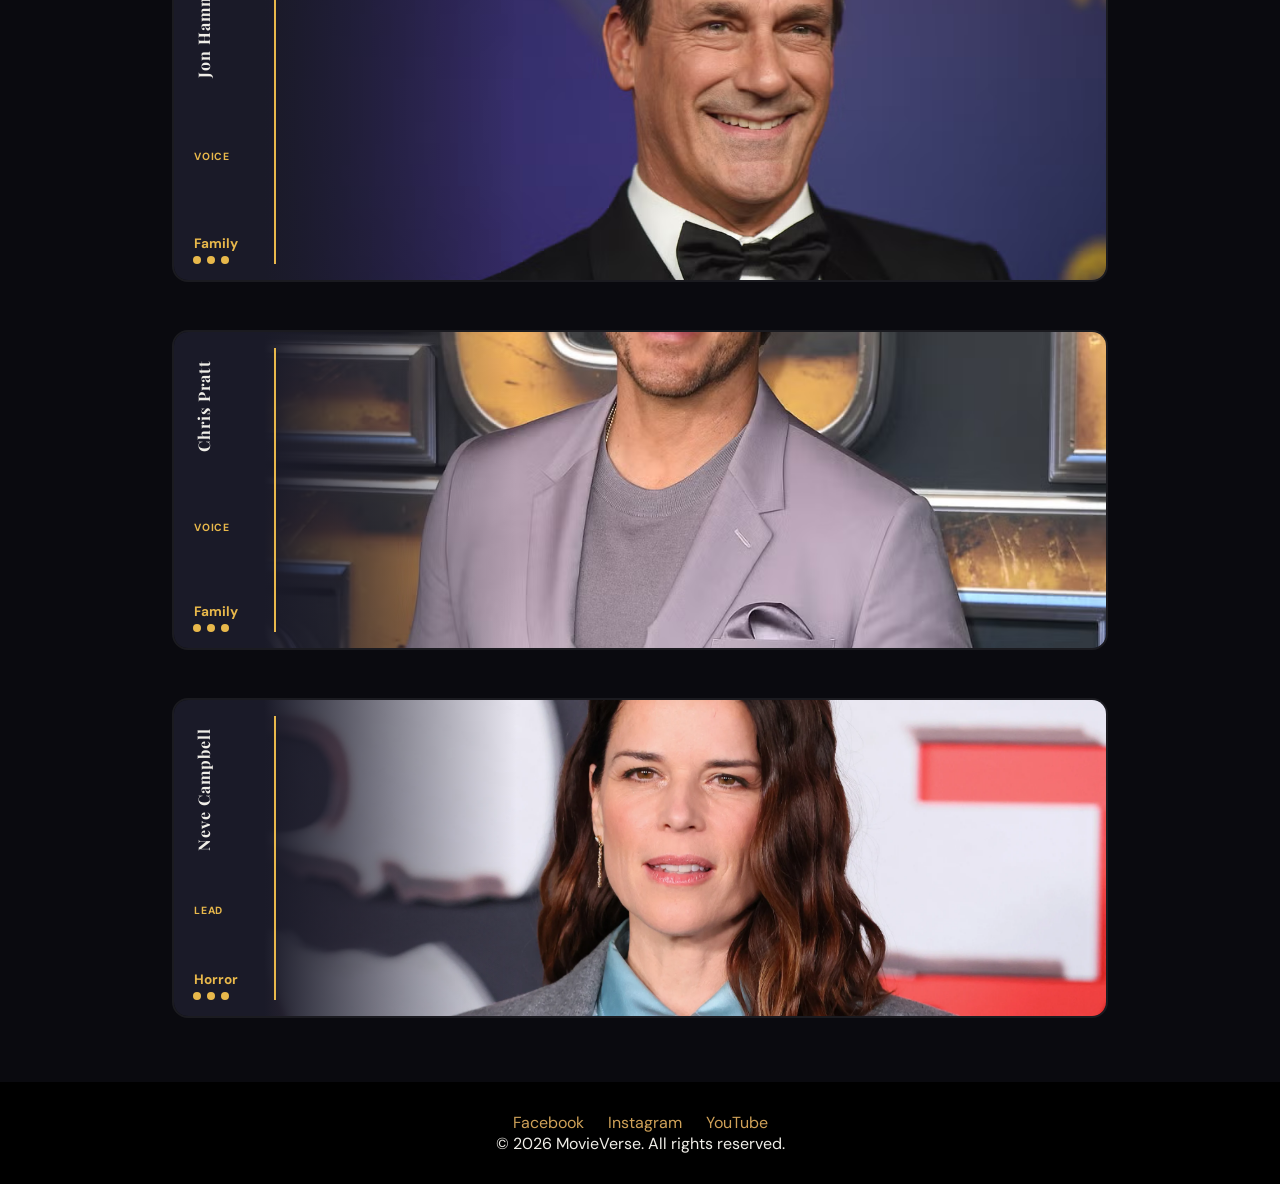
<file: project-main/ACIT1620-Project-MovieVerse-working/actors_page.html>
<!DOCTYPE html>
<html lang="en">
<head>
    <meta charset="UTF-8">
    <meta name="viewport" content="width=device-width, initial-scale=1.0">
    <title>MovieVerse | Actors</title>
    <link rel="preconnect" href="https://fonts.googleapis.com">
    <link href="https://fonts.googleapis.com/css2?family=Playfair+Display:wght@700;900&family=DM+Sans:wght@300;400;500&display=swap" rel="stylesheet">
    <link rel="stylesheet" href="css/style.css">
</head>

<body class="actors">
    <header id="main-header">
        <div class="logo">
            <a href="index.html">
                <h1>Movie<span>Verse</span></h1>
            </a>
        </div>
        <nav id="navbar">
            <ul class="nav-links">
                <li><a href="index.html">Home</a></li>
                <li><a href="reviews.html">Reviews</a></li>
                <li><a href="actors_page.html" class="active">Actors</a></li>
                <li><a href="contact.html">Contact</a></li>
            </ul>
        </nav>
    </header>

    <header class="page-header">
        <h1>Featured Actors</h1>
        <p>The stars and voices behind the screen.</p>
    </header>

    <main class="actors-grid">

        <div class="wrap animate pop">
            <div class="overlay">
                <div class="overlay-content animate slide-left delay-2">
                    <h1>Ryan Gosling</h1>
                    <span class="genre-tag-side">Lead</span>
                    <span class="rating-side">Sci-Fi</span>
                </div>
                <div class="image-content animate slide delay-5"
                     style="background-image: url('images/ryan-gosling-gq-magazine-01.webp');"> </div>
                <div class="dots animate">
                    <div class="dot animate slide-up delay-6"></div>
                    <div class="dot animate slide-up delay-7"></div>
                    <div class="dot animate slide-up delay-8"></div>
                </div>
            </div>
            <div class="text">
                <p class="movie-title-text">Ryan Gosling</p>
                <div class="rating-badge">Project Hail Mary</div>
                <p class="review-body">Ryan Gosling stars as Dr. Ryland Grace, a science teacher who wakes up alone on a spaceship light-years from Earth. Gosling brings his signature emotional depth to this highly anticipated sci-fi adaptation of Andy Weir's novel.</p>
                <div class="reviewer-row">
                    <span class="reviewer-name">Role: Dr. Ryland Grace</span>
                    <span class="review-date">Live Action</span>
                </div>
            </div>
        </div>

        <div class="wrap animate pop delay-1">
            <div class="overlay">
                <div class="overlay-content animate slide-left delay-2">
                    <h1>Samara Weaving</h1>
                    <span class="genre-tag-side">Lead</span>
                    <span class="rating-side">Horror</span>
                </div>
                <div class="image-content animate slide delay-5"
                     style="background-image: url('images/Samara-Weaving-032526-818d6f60d1554814b6a6407bc32fe2e6.webp');"> </div>
                <div class="dots animate">
                    <div class="dot animate slide-up delay-6"></div>
                    <div class="dot animate slide-up delay-7"></div>
                    <div class="dot animate slide-up delay-8"></div>
                </div>
            </div>
            <div class="text">
                <p class="movie-title-text">Samara Weaving</p>
                <div class="rating-badge">Ready or Not 2</div>
                <p class="review-body">Samara Weaving returns as Grace MacCaullay in the blood-soaked sequel. After surviving her in-laws, she must now protect her sister while fighting off a council of elite families in a new deadly game for ultimate power.</p>
                <div class="reviewer-row">
                    <span class="reviewer-name">Role: Grace MacCaullay</span>
                    <span class="review-date">Live Action</span>
                </div>
            </div>
        </div>

        <div class="wrap animate pop delay-2">
            <div class="overlay">
                <div class="overlay-content animate slide-left delay-2">
                    <h1>Zendaya</h1>
                    <span class="genre-tag-side">Lead</span>
                    <span class="rating-side">Romance</span>
                </div>
                <div class="image-content animate slide delay-5"
                     style="background-image: url('images/Zendaya-1.webp');"> </div>
                <div class="dots animate">
                    <div class="dot animate slide-up delay-6"></div>
                    <div class="dot animate slide-up delay-7"></div>
                    <div class="dot animate slide-up delay-8"></div>
                </div>
            </div>
            <div class="text">
                <p class="movie-title-text">Zendaya</p>
                <div class="rating-badge">The Drama</div>
                <p class="review-body">Zendaya stars as Emily alongside Robert Pattinson in A24's romantic feature, The Drama. The film follows a couple whose relationship is tested, sparking interesting reflections on past and present romance.</p>
                <div class="reviewer-row">
                    <span class="reviewer-name">Role: Emily</span>
                    <span class="review-date">Live Action</span>
                </div>
            </div>
        </div>

        <div class="wrap animate pop">
            <div class="overlay">
                <div class="overlay-content animate slide-left delay-2">
                    <h1>Jon Hamm</h1>
                    <span class="genre-tag-side">Voice</span>
                    <span class="rating-side">Family</span>
                </div>
                <div class="image-content animate slide delay-5"
                     style="background-image: url('images/People-Hasty_Pudding_79494.avif');"> </div>
                <div class="dots animate">
                    <div class="dot animate slide-up delay-6"></div>
                    <div class="dot animate slide-up delay-7"></div>
                    <div class="dot animate slide-up delay-8"></div>
                </div>
            </div>
            <div class="text">
                <p class="movie-title-text">Jon Hamm</p>
                <div class="rating-badge">Hoppers</div>
                <p class="review-body">Jon Hamm lends his voice to Jerry Generazzo, a greedy mayor in Pixar's Hoppers. His character's plans to destroy a natural habitat inadvertently spark an animal uprising led by a student in a robotic beaver body.</p>
                <div class="reviewer-row">
                    <span class="reviewer-name">Role: Mayor Jerry</span>
                    <span class="review-date">Voice Acting</span>
                </div>
            </div>
        </div>

        <div class="wrap animate pop delay-1">
            <div class="overlay">
                <div class="overlay-content animate slide-left delay-2">
                    <h1>Chris Pratt</h1>
                    <span class="genre-tag-side">Voice</span>
                    <span class="rating-side">Family</span>
                </div>
                <div class="image-content animate slide delay-5"
                     style="background-image: url('images/chris-pratt-arrives-at-the-world-premiere-of-netflixs-the-news-photo-1755612879.avif');"> </div>
                <div class="dots animate">
                    <div class="dot animate slide-up delay-6"></div>
                    <div class="dot animate slide-up delay-7"></div>
                    <div class="dot animate slide-up delay-8"></div>
                </div>
            </div>
            <div class="text">
                <p class="movie-title-text">Chris Pratt</p>
                <div class="rating-badge">Super Mario Galaxy</div>
                <p class="review-body">Chris Pratt voices the iconic plumber in The Super Mario Galaxy Movie. He returns to the Mushroom Kingdom, bringing Mario to life as he blasts off into a dazzling cosmic adventure against formidable new space-faring threats.</p>
                <div class="reviewer-row">
                    <span class="reviewer-name">Role: Mario</span>
                    <span class="review-date">Voice Acting</span>
                </div>
            </div>
        </div>

        <div class="wrap animate pop delay-2">
            <div class="overlay">
                <div class="overlay-content animate slide-left delay-2">
                    <h1>Neve Campbell</h1>
                    <span class="genre-tag-side">Lead</span>
                    <span class="rating-side">Horror</span>
                </div>
                <div class="image-content animate slide delay-5"
                     style="background-image: url('images/ENTER-MOVIE-SCREAM-7-CAMPBELL-GET.webp');"> </div>
                <div class="dots animate">
                    <div class="dot animate slide-up delay-6"></div>
                    <div class="dot animate slide-up delay-7"></div>
                    <div class="dot animate slide-up delay-8"></div>
                </div>
            </div>
            <div class="text">
                <p class="movie-title-text">Neve Campbell</p>
                <div class="rating-badge">Scream 7</div>
                <p class="review-body">The legendary final girl returns as Sidney Prescott in Scream 7. Facing off against Ghostface once again, Campbell anchors the slasher franchise with her iconic blend of vulnerability and fierce survival instincts.</p>
                <div class="reviewer-row">
                    <span class="reviewer-name">Role: Sidney Prescott</span>
                    <span class="review-date">Live Action</span>
                </div>
            </div>
        </div>

    </main>

     <footer id="main-footer">
        <div class="social-links">
            <a href="https://facebook.com" target="_blank">Facebook</a>
            <a href="https://instagram.com" target="_blank">Instagram</a>
            <a href="https://youtube.com" target="_blank">YouTube</a>
        </div>
        <p class="copyright">&copy; 2026 MovieVerse. All rights reserved.</p>
    </footer>
    
</body>
</html>
</file>
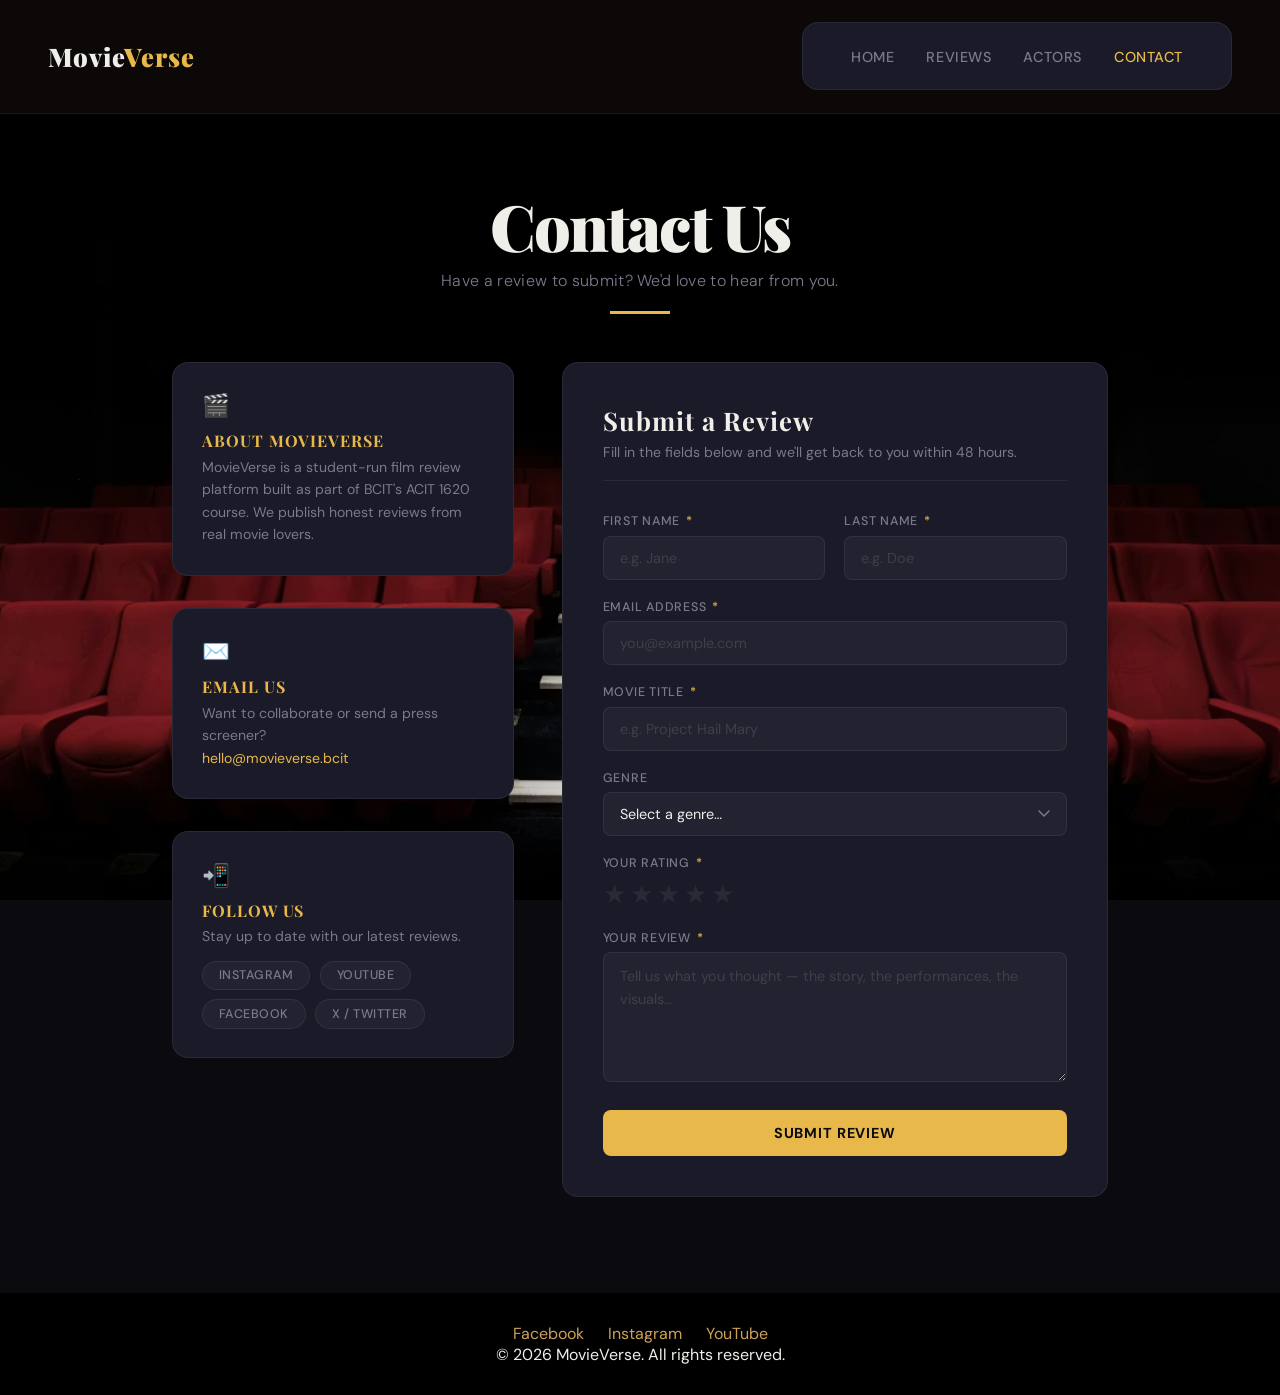
<file: project-main/ACIT1620-Project-MovieVerse-working/contact.html>
<!DOCTYPE html>
<html lang="en">
<head>
    <meta charset="UTF-8">
    <meta name="viewport" content="width=device-width, initial-scale=1.0">
    <title>MovieVerse | Contact</title>

    <link rel="preconnect" href="https://fonts.googleapis.com">
    <link href="https://fonts.googleapis.com/css2?family=Playfair+Display:wght@700;900&family=DM+Sans:wght@300;400;500&display=swap" rel="stylesheet">

    <link rel="stylesheet" href="css/style.css">
</head>
<body class="contact">

    <header id="main-header">
        <div class="logo">
            <h1>Movie<span>Verse</span></h1>
        </div>
        <nav id="navbar" aria-label="Main navigation">
            <ul class="nav-links">
                <li><a href="index.html">Home</a></li>
                <li><a href="reviews.html">Reviews</a></li>
                <li><a href="actors_page.html">Actors</a></li>
                <li><a href="contact.html" class="active">Contact</a></li>
            </ul>
        </nav>
    </header>

    <header class="page-header">
        <h1>Contact Us</h1>
        <p>Have a review to submit? We'd love to hear from you.</p>
    </header>

    <main>
        <div class="contact-wrapper">

            <aside class="contact-info" aria-label="Contact information">

                <div class="contact-info-block">
                    <div class="info-block-icon" aria-hidden="true">🎬</div>
                    <p class="info-block-title">About MovieVerse</p>
                    <p class="info-block-text">
                        MovieVerse is a student-run film review platform built as part of BCIT's ACIT 1620 course.
                        We publish honest reviews from real movie lovers.
                    </p>
                </div>

                <div class="contact-info-block">
                    <div class="info-block-icon" aria-hidden="true">✉️</div>
                    <p class="info-block-title">Email Us</p>
                    <p class="info-block-text">
                        Want to collaborate or send a press screener?<br>
                        <a href="mailto:hello@movieverse.bcit" style="color: var(--accent); text-decoration: none;">hello@movieverse.bcit</a>
                    </p>
                </div>

                <div class="contact-info-block">
                    <div class="info-block-icon" aria-hidden="true">📲</div>
                    <p class="info-block-title">Follow Us</p>
                    <p class="info-block-text">Stay up to date with our latest reviews.</p>
                    <div class="social-row">
                        <a href="https://instagram.com" target="_blank" rel="noopener" class="social-pill" aria-label="Follow MovieVerse on Instagram">Instagram</a>
                        <a href="https://youtube.com"   target="_blank" rel="noopener" class="social-pill" aria-label="Follow MovieVerse on YouTube">YouTube</a>
                        <a href="https://facebook.com"  target="_blank" rel="noopener" class="social-pill" aria-label="Follow MovieVerse on Facebook">Facebook</a>
                        <a href="https://x.com"         target="_blank" rel="noopener" class="social-pill" aria-label="Follow MovieVerse on X (Twitter)">X / Twitter</a>
                    </div>
                </div>

            </aside>

            <section class="contact-form-card" aria-labelledby="form-heading">

                <h2 class="form-title" id="form-heading">Submit a Review</h2>
                <p class="form-subtitle">Fill in the fields below and we'll get back to you within 48 hours.</p>

                <form action="#" method="post" novalidate>

                    <div class="form-row">

                        <div class="form-group">
                            <label for="first-name">First Name <span class="required" aria-hidden="true">*</span></label>
                            <input
                                type="text"
                                id="first-name"
                                name="first-name"
                                placeholder="e.g. Jane"
                                autocomplete="given-name"
                                required
                                aria-required="true"
                            >
                        </div>

                        <div class="form-group">
                            <label for="last-name">Last Name <span class="required" aria-hidden="true">*</span></label>
                            <input
                                type="text"
                                id="last-name"
                                name="last-name"
                                placeholder="e.g. Doe"
                                autocomplete="family-name"
                                required
                                aria-required="true"
                            >
                        </div>

                    </div>

                    <div class="form-group">
                        <label for="email">Email Address <span class="required" aria-hidden="true">*</span></label>
                        <input
                            type="email"
                            id="email"
                            name="email"
                            placeholder="you@example.com"
                            autocomplete="email"
                            required
                            aria-required="true"
                        >
                    </div>

                    <div class="form-group">
                        <label for="movie-title">Movie Title <span class="required" aria-hidden="true">*</span></label>
                        <input
                            type="text"
                            id="movie-title"
                            name="movie-title"
                            placeholder="e.g. Project Hail Mary"
                            required
                            aria-required="true"
                        >
                    </div>

                    <div class="form-group">
                        <label for="genre">Genre</label>
                        <select id="genre" name="genre" aria-label="Select movie genre">
                            <option value="" disabled selected>Select a genre…</option>
                            <option value="action">Action</option>
                            <option value="comedy">Comedy</option>
                            <option value="drama">Drama</option>
                            <option value="horror">Horror</option>
                            <option value="sci-fi">Sci-Fi</option>
                            <option value="romance">Romance</option>
                            <option value="thriller">Thriller</option>
                            <option value="family">Family / Animation</option>
                            <option value="documentary">Documentary</option>
                            <option value="other">Other</option>
                        </select>
                    </div>

                    <div class="star-rating-group">
                        <label>Your Rating <span class="required" aria-hidden="true">*</span></label>
                        <div class="star-rating" role="radiogroup" aria-label="Rate from 1 to 5 stars">

                            <input type="radio" id="star5" name="rating" value="5" aria-label="5 stars">
                            <label for="star5" title="5 stars" aria-hidden="true">★</label>

                            <input type="radio" id="star4" name="rating" value="4" aria-label="4 stars">
                            <label for="star4" title="4 stars" aria-hidden="true">★</label>

                            <input type="radio" id="star3" name="rating" value="3" aria-label="3 stars">
                            <label for="star3" title="3 stars" aria-hidden="true">★</label>

                            <input type="radio" id="star2" name="rating" value="2" aria-label="2 stars">
                            <label for="star2" title="2 stars" aria-hidden="true">★</label>

                            <input type="radio" id="star1" name="rating" value="1" aria-label="1 star">
                            <label for="star1" title="1 star" aria-hidden="true">★</label>

                        </div>
                    </div>

                    <div class="form-group">
                        <label for="review">Your Review <span class="required" aria-hidden="true">*</span></label>
                        <textarea
                            id="review"
                            name="review"
                            placeholder="Tell us what you thought — the story, the performances, the visuals…"
                            required
                            aria-required="true"
                        ></textarea>
                    </div>
                    <button type="submit" class="btn-submit">Submit Review</button>

                </form>

            </section>

        </div>
    </main>

      <footer id="main-footer">
        <div class="social-links">
            <a href="https://facebook.com" target="_blank">Facebook</a>
            <a href="https://instagram.com" target="_blank">Instagram</a>
            <a href="https://youtube.com" target="_blank">YouTube</a>
        </div>
        <p class="copyright">&copy; 2026 MovieVerse. All rights reserved.</p>
    </footer>
    
</body>
</html>
</file>
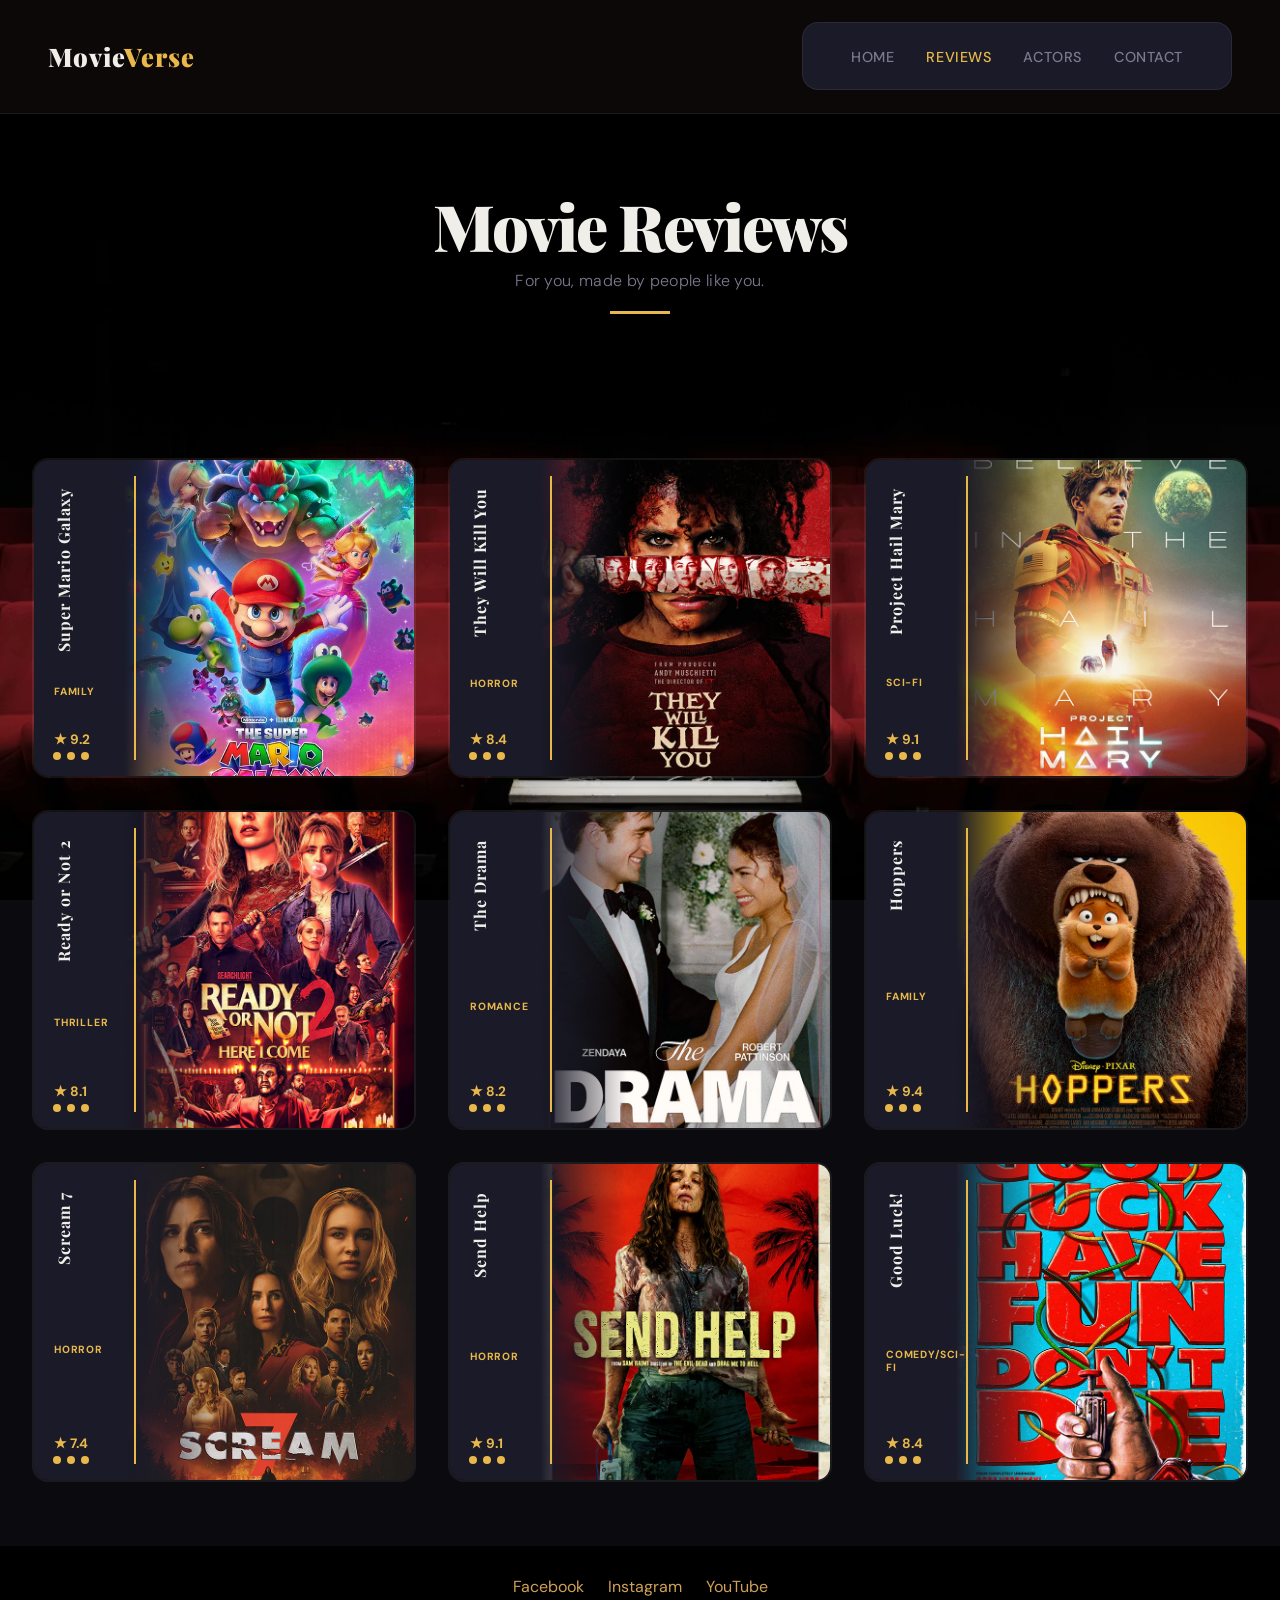
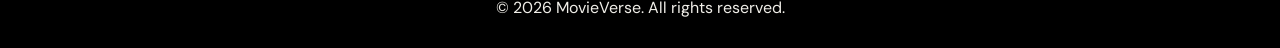
<file: project-main/ACIT1620-Project-MovieVerse-working/reviews.html>
<!DOCTYPE html>
<html lang="en">
<head>
    <meta charset="UTF-8">
    <meta name="viewport" content="width=device-width, initial-scale=1.0">
    <title>MovieVerse | Reviews</title>
    <link rel="preconnect" href="https://fonts.googleapis.com">
    <link href="https://fonts.googleapis.com/css2?family=Playfair+Display:wght@700;900&family=DM+Sans:wght@300;400;500&display=swap" rel="stylesheet">
    <link rel="stylesheet" href="css/style.css">
</head>

<body class="reviews">
    <!-- Navigation -->
    <header id="main-header">
        <div class="logo">
            <a href="index.html">
                <h1>Movie<span>Verse</span></h1>
            </a>
        </div>
        <nav id="navbar">
            <ul class="nav-links">
                <li><a href="index.html">Home</a></li>
                <li><a href="reviews.html" class="active">Reviews</a></li>
                <li><a href="actors_page.html">Actors</a></li>
                <li><a href="contact.html">Contact</a></li>
            </ul>
        </nav>
    </header>

    <header class="page-header">
        <h1>Movie Reviews</h1>
        <p>For you, made by people like you.</p>
    </header>

    <main class="grid-review">

        <!-- Movie 1 -->
        <div class="wrap animate pop">
            <div class="overlay">
                <div class="overlay-content animate slide-left delay-2">
                    <h1>Super Mario Galaxy</h1>
                    <span class="genre-tag-side">Family</span>
                    <span class="rating-side">★ 9.2</span>
                </div>
                <div class="image-content animate slide delay-5"
                     style="background-image: url('images/super_mario_galaxy_movie_ver12.webp');">
                </div>
                <div class="dots animate">
                    <div class="dot animate slide-up delay-6"></div>
                    <div class="dot animate slide-up delay-7"></div>
                    <div class="dot animate slide-up delay-8"></div>
                </div>
            </div>
            <div class="text">
                <p class="movie-title-text">The Super Mario Galaxy Movie</p>
                <div class="rating-badge">★ 9.2 / 10</div>
                <div class="stars-row">★★★★★</div>
                <p class="review-body">Mario and Luigi blast off into a dazzling cosmic adventure that surpasses even the original. The animation is breathtaking, the score is phenomenal, and the humour lands for every age. A must-see for fans and newcomers alike.</p>
                <div class="reviewer-row">
                    <span class="reviewer-name">John Doe</span>
                    <span class="review-date">March 12, 2026</span>
                </div>
            </div>
        </div>

        <!-- Movie 2 -->
        <div class="wrap animate pop delay-1">
            <div class="overlay">
                <div class="overlay-content animate slide-left delay-2">
                    <h1>They Will Kill You</h1>
                    <span class="genre-tag-side">Horror</span>
                    <span class="rating-side">★ 8.4</span>
                </div>
                <div class="image-content animate slide delay-5"
                     style="background-image: url('images/they-will-kill-you_ln3v2r93.webp');">
                </div>
                <div class="dots animate">
                    <div class="dot animate slide-up delay-6"></div>
                    <div class="dot animate slide-up delay-7"></div>
                    <div class="dot animate slide-up delay-8"></div>
                </div>
            </div>
            <div class="text">
                <p class="movie-title-text">They Will Kill You</p>
                <div class="rating-badge">★ 8.4 / 10</div>
                <div class="stars-row">★★★★</div>
                <p class="review-body">A sharp, wickedly funny horror-comedy that keeps you guessing. The high-rise cult premise is fresh and the ensemble cast delivers perfectly timed scares alongside genuine laughs. Don't watch it alone.</p>
                <div class="reviewer-row">
                    <span class="reviewer-name">Alex Kim</span>
                    <span class="review-date">March 15, 2026</span>
                </div>
            </div>
        </div>

        <!-- Movie 3 -->
        <div class="wrap animate pop delay-2">
            <div class="overlay">
                <div class="overlay-content animate slide-left delay-2">
                    <h1>Project Hail Mary</h1>
                    <span class="genre-tag-side">Sci-Fi</span>
                    <span class="rating-side">★ 9.1</span>
                </div>
                <div class="image-content animate slide delay-5"
                     style="background-image: url('images/project-hail-mary.webp');">
                </div>
                <div class="dots animate">
                    <div class="dot animate slide-up delay-6"></div>
                    <div class="dot animate slide-up delay-7"></div>
                    <div class="dot animate slide-up delay-8"></div>
                </div>
            </div>
            <div class="text">
                <p class="movie-title-text">Project Hail Mary</p>
                <div class="rating-badge">★ 9.1 / 10</div>
                <div class="stars-row">★★★★★</div>
                <p class="review-body">Ryan Gosling is outstanding as the lone astronaut piecing together his forgotten mission. Smart, funny, emotionally rich — this is the best sci-fi film in years. The friendship at the heart of it will stay with you long after the credits roll.</p>
                <div class="reviewer-row">
                    <span class="reviewer-name">Alex Kim</span>
                    <span class="review-date">March 24, 2026</span>
                </div>
            </div>
        </div>

        <!-- Movie 4 -->
        <div class="wrap animate pop">
            <div class="overlay">
                <div class="overlay-content animate slide-left delay-2">
                    <h1>Ready or Not 2</h1>
                    <span class="genre-tag-side">Thriller</span>
                    <span class="rating-side">★ 8.1</span>
                </div>
                <div class="image-content animate slide delay-5"
                     style="background-image: url('images/ready-or-not-2.webp');">
                </div>
                <div class="dots animate">
                    <div class="dot animate slide-up delay-6"></div>
                    <div class="dot animate slide-up delay-7"></div>
                    <div class="dot animate slide-up delay-8"></div>
                </div>
            </div>
            <div class="text">
                <p class="movie-title-text">Ready or Not 2: Here I Come</p>
                <div class="rating-badge">★ 8.1 / 10</div>
                <div class="stars-row">★★★★</div>
                <p class="review-body">The sequel doubles down on the bloody fun of the original. Samara Weaving is back in full force, and the new family dynamic adds fresh stakes. It doesn't quite top the first, but it's a wild, satisfying ride from start to finish.</p>
                <div class="reviewer-row">
                    <span class="reviewer-name">Alex Kim</span>
                    <span class="review-date">March 25, 2026</span>
                </div>
            </div>
        </div>

        <!-- Movie 5 -->
        <div class="wrap animate pop delay-1">
            <div class="overlay">
                <div class="overlay-content animate slide-left delay-2">
                    <h1>The Drama</h1>
                    <span class="genre-tag-side">Romance</span>
                    <span class="rating-side">★ 8.2</span>
                </div>
                <div class="image-content animate slide delay-5"
                     style="background-image: url('images/the-drama_ghq9tafe.webp');">
                </div>
                <div class="dots animate">
                    <div class="dot animate slide-up delay-6"></div>
                    <div class="dot animate slide-up delay-7"></div>
                    <div class="dot animate slide-up delay-8"></div>
                </div>
            </div>
            <div class="text">
                <p class="movie-title-text">The Drama</p>
                <div class="rating-badge">★ 8.2 / 10</div>
                <div class="stars-row">★★★★</div>
                <p class="review-body">A charming and surprisingly sharp romantic comedy with genuine emotional depth. The two leads have undeniable chemistry and the script keeps things moving at a perfect pace. Exactly what you want from a feel-good night out.</p>
                <div class="reviewer-row">
                    <span class="reviewer-name">Mary Jane</span>
                    <span class="review-date">April 2, 2026</span>
                </div>
            </div>
        </div>

        <!-- Movie 6 -->
        <div class="wrap animate pop delay-2">
            <div class="overlay">
                <div class="overlay-content animate slide-left delay-2">
                    <h1>Hoppers</h1>
                    <span class="genre-tag-side">Family</span>
                    <span class="rating-side">★ 9.4</span>
                </div>
                <div class="image-content animate slide delay-5"
                     style="background-image: url('images/hoppers_qkxfn9n4.webp');">
                </div>
                <div class="dots animate">
                    <div class="dot animate slide-up delay-6"></div>
                    <div class="dot animate slide-up delay-7"></div>
                    <div class="dot animate slide-up delay-8"></div>
                </div>
            </div>
            <div class="text">
                <p class="movie-title-text">Hoppers</p>
                <div class="rating-badge">★ 9.4 / 10</div>
                <div class="stars-row">★★★★★</div>
                <p class="review-body">Hoppers is pure joy. A heartfelt family comedy that delivers big laughs without ever feeling cheap. The kids in the audience were in hysterics and the adults weren't far behind. One of the best family films in recent memory.</p>
                <div class="reviewer-row">
                    <span class="reviewer-name">Mary Jane</span>
                    <span class="review-date">April 1, 2026</span>
                </div>
            </div>
        </div>

        <!-- Movie 7 -->
        <div class="wrap animate pop">
            <div class="overlay">
                <div class="overlay-content animate slide-left delay-2">
                    <h1>Scream 7</h1>
                    <span class="genre-tag-side">Horror</span>
                    <span class="rating-side">★ 7.4</span>
                </div>
                <div class="image-content animate slide delay-5"
                     style="background-image: url('images/scan_f972e815-e4c3-4468-8f12-566e4ef0cd8c.webp');">
                </div>
                <div class="dots animate">
                    <div class="dot animate slide-up delay-6"></div>
                    <div class="dot animate slide-up delay-7"></div>
                    <div class="dot animate slide-up delay-8"></div>
                </div>
            </div>
            <div class="text">
                <p class="movie-title-text">Scream 7</p>
                <div class="rating-badge">★ 7.4 / 10</div>
                <div class="stars-row">★★★</div>
                <p class="review-body">Ghostface returns with some genuinely tense set pieces, though the franchise is starting to show its age. Die-hard fans will find plenty to enjoy, but newcomers may find the meta-humour feeling a little tired. Solid, not spectacular.</p>
                <div class="reviewer-row">
                    <span class="reviewer-name">Alice Johnson</span>
                    <span class="review-date">April 12, 2026</span>
                </div>
            </div>
        </div>

        <!-- Movie 8 -->
        <div class="wrap animate pop delay-1">
            <div class="overlay">
                <div class="overlay-content animate slide-left delay-2">
                    <h1>Send Help</h1>
                    <span class="genre-tag-side">Horror</span>
                    <span class="rating-side">★ 9.1</span>
                </div>
                <div class="image-content animate slide delay-5"
                     style="background-image: url('images/send-help_6skoyetj.webp');">
                </div>
                <div class="dots animate">
                    <div class="dot animate slide-up delay-6"></div>
                    <div class="dot animate slide-up delay-7"></div>
                    <div class="dot animate slide-up delay-8"></div>
                </div>
            </div>
            <div class="text">
                <p class="movie-title-text">Send Help</p>
                <div class="rating-badge">★ 9.1 / 10</div>
                <div class="stars-row">★★★★★</div>
                <p class="review-body">Energetic, absurd, and surprisingly tense — this horror-comedy earns every laugh and every scream. The premise is ridiculous in the best way, and the cast commits completely. A great time with friends who can handle a few jump scares.</p>
                <div class="reviewer-row">
                    <span class="reviewer-name">Mary Jane</span>
                    <span class="review-date">April 2, 2026</span>
                </div>
            </div>
        </div>

        <!-- Movie 9 -->
        <div class="wrap animate pop delay-2">
            <div class="overlay">
                <div class="overlay-content animate slide-left delay-2">
                    <h1>Good Luck!</h1>
                    <span class="genre-tag-side">Comedy/Sci-Fi</span>
                    <span class="rating-side">★ 8.4</span>
                </div>
                <div class="image-content animate slide delay-5"
                     style="background-image: url('images/good-luck-have-fun-dont-die_shqy9la3.webp');">
                </div>
                <div class="dots animate">
                    <div class="dot animate slide-up delay-6"></div>
                    <div class="dot animate slide-up delay-7"></div>
                    <div class="dot animate slide-up delay-8"></div>
                </div>
            </div>
            <div class="text">
                <p class="movie-title-text">Good Luck, Have Fun! Don't Die</p>
                <div class="rating-badge">★ 8.4 / 10</div>
                <div class="stars-row">★★★★</div>
                <p class="review-body">A fun, lighthearted sci-fi comedy with heart. The characters are well-developed and the humor is consistent. While not groundbreaking, it's a solid entry in the genre.</p>
                <div class="reviewer-row">
                    <span class="reviewer-name">April Phool</span>
                    <span class="review-date">April 1, 2026</span>
                </div>
            </div>
        </div>

    </main>

    <!-- Footer -->
     <footer id="main-footer">
        <div class="social-links">
            <a href="https://facebook.com" target="_blank">Facebook</a>
            <a href="https://instagram.com" target="_blank">Instagram</a>
            <a href="https://youtube.com" target="_blank">YouTube</a>
        </div>
        <p class="copyright">&copy; 2026 MovieVerse. All rights reserved.</p>
    </footer>
    
</body>
</html>
</file>
<file: css/style.css>
@import url("partials/index.css");
@import url("partials/reviews.css");
@import url("partials/actors.css");
@import url("partials/contact.css");
</file>
<file: project-main/ACIT1620-Project-MovieVerse-working/css/style.css>
@import url("partials/index.css");
@import url("partials/reviews.css");
@import url("partials/actors.css");
@import url("partials/contact.css");
</file>
